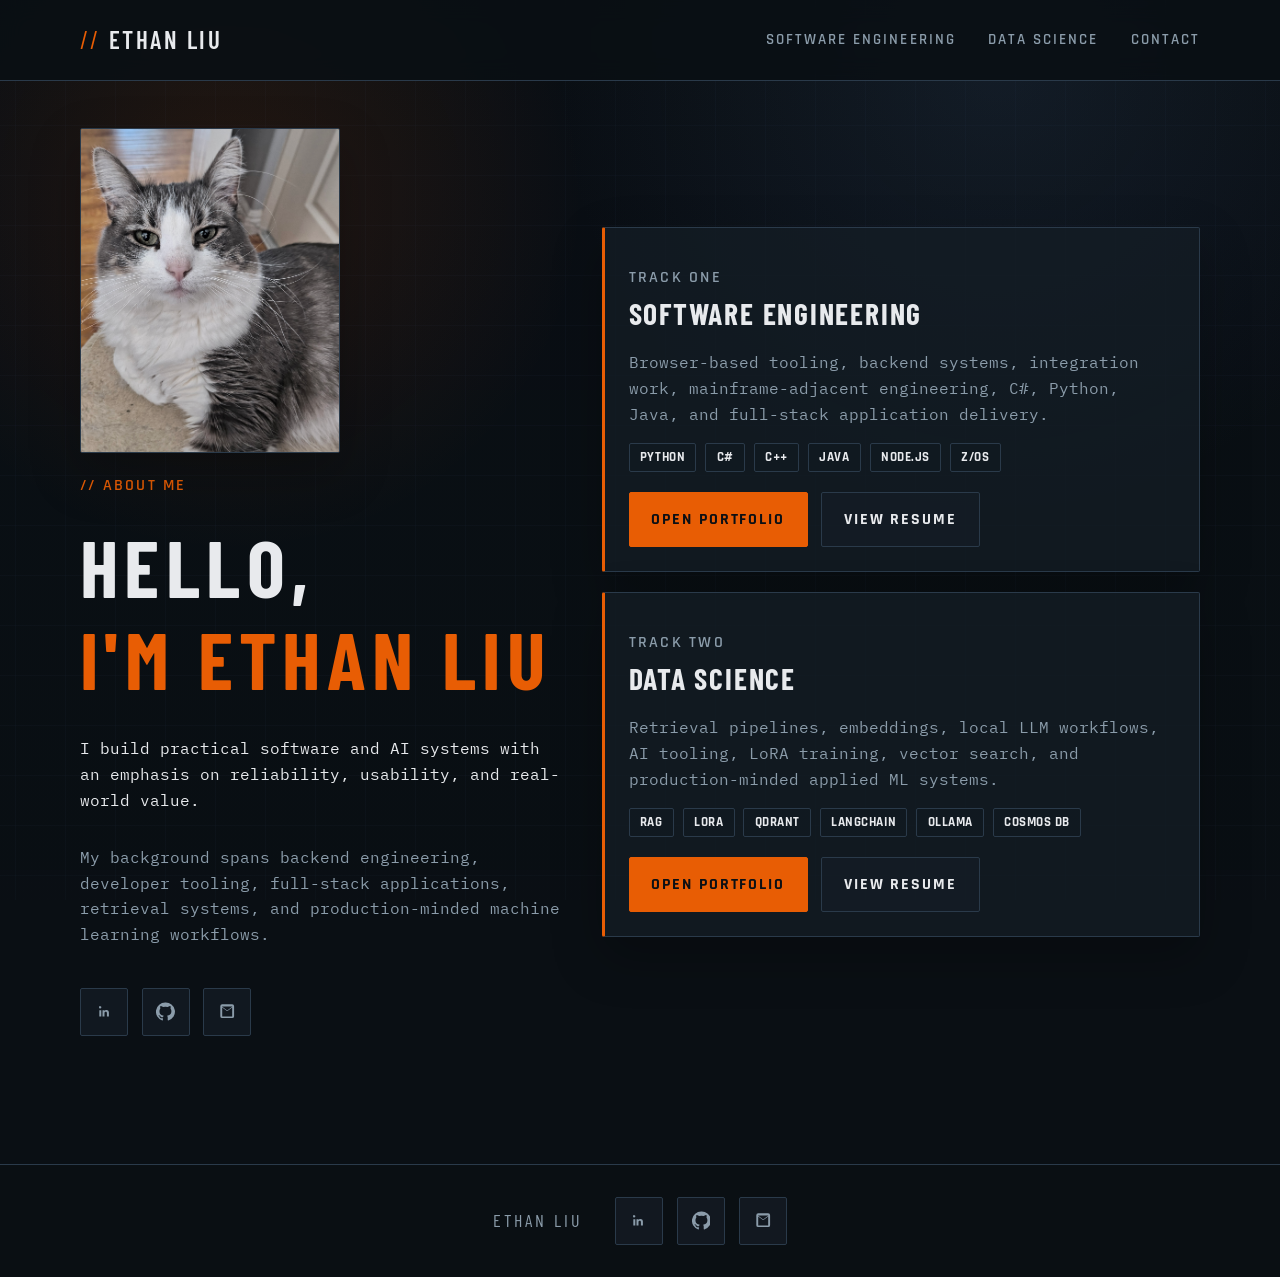
<file: index.html>
<!DOCTYPE html>
<html lang="en">

<head>
  <meta charset="utf-8">
  <meta name="viewport" content="width=device-width, initial-scale=1">
  <meta http-equiv="X-UA-Compatible" content="IE=edge">
  <title>Ethan Liu | Portfolio Gateway</title>
  <meta name="description"
    content="Choose between Ethan Liu's software engineering portfolio and data science portfolio.">
  <meta name="author" content="Ethan Liu">
  <meta name="robots" content="index, follow">

  <meta property="og:locale" content="en_US">
  <meta property="og:type" content="website">
  <meta property="og:title" content="Ethan Liu | Portfolio Gateway">
  <meta property="og:description"
    content="Choose between Ethan Liu's software engineering portfolio and data science portfolio.">
  <meta property="og:url" content="https://ethanliu.dev/">
  <meta property="og:site_name" content="Ethan Liu">
  <meta property="og:image" content="https://ethanliu.dev/examples/preview.JPG">

  <meta name="twitter:card" content="summary_large_image">
  <meta name="twitter:title" content="Ethan Liu | Portfolio Gateway">
  <meta name="twitter:description"
    content="Choose between Ethan Liu's software engineering portfolio and data science portfolio.">
  <meta name="twitter:image" content="https://ethanliu.dev/examples/preview.JPG">

  <link rel="preconnect" href="https://fonts.googleapis.com">
  <link rel="preconnect" href="https://fonts.gstatic.com" crossorigin>
  <link
    href="https://fonts.googleapis.com/css2?family=Barlow+Condensed:wght@400;600;700&family=IBM+Plex+Mono:wght@400;500&family=Rajdhani:wght@500;600;700&display=swap"
    rel="stylesheet">

  <link rel="apple-touch-icon" sizes="180x180" href="assets/img/favicon/apple-icon-180x180.png">
  <link rel="icon" type="image/png" sizes="32x32" href="assets/img/favicon/favicon-32x32.png">
  <link rel="icon" type="image/png" sizes="16x16" href="assets/img/favicon/favicon-16x16.png">
  <link rel="manifest" href="assets/img/favicon/manifest.json">
  <meta name="theme-color" content="#0a0f14">

  <link rel="stylesheet" href="assets/css/style.css">
</head>

<body>
  <div class="site-bg" aria-hidden="true"></div>

  <header class="nav-bar" data-nav>
    <div class="top-bar section-shell">
      <a class="name-header" href="./" aria-label="Navigate to ethanliu.dev">Ethan Liu</a>
      <button class="hamburger" type="button" aria-label="Toggle navigation" aria-expanded="false" data-menu-toggle>
        <span></span>
        <span></span>
        <span></span>
      </button>
      <nav class="nav-header" data-menu>
        <a href="software-engineering/">Software Engineering</a>
        <a href="data-science/">Data Science</a>
        <a href="mailto:eliuusa@gmail.com">Contact</a>
      </nav>
    </div>
  </header>

  <main>
    <section id="home" class="hero gateway-hero">
      <div class="section-shell gateway-layout">
        <div class="gateway-copy reveal reveal-left">
          <div class="portrait-frame gateway-portrait">
            <img src="assets/img/passport-new.jpg" alt="Portrait of Ethan Liu">
          </div>
          <p class="eyebrow">// About Me</p>
          <h1>Hello,</h1>
          <h2>I'm Ethan Liu</h2>
          <p class="hero-subtitle">
            I build practical software and AI systems with an emphasis on reliability, usability, and real-world
            value.
          </p>
          <p class="hero-detail">
            My background spans backend engineering, developer tooling, full-stack applications, retrieval systems,
            and production-minded machine learning workflows.
          </p>
          <div class="social-links">
            <a href="https://www.linkedin.com/in/ethan-liu-/" target="_blank" rel="noreferrer"
              aria-label="Visit Ethan Liu on LinkedIn">
              <svg viewBox="0 0 24 24" aria-hidden="true">
                <path
                  d="M6.94 8.5A1.56 1.56 0 1 1 6.94 5.4a1.56 1.56 0 0 1 0 3.1Zm1.3 2.16H5.64V19h2.6v-8.34Zm4.14 0H9.8V19h2.58v-4.39c0-2.45 3.17-2.65 3.17 0V19h2.6v-5.28c0-4.11-4.7-3.96-5.77-1.94v-1.12Z" />
              </svg>
            </a>
            <a href="https://github.com/WebForks/" target="_blank" rel="noreferrer"
              aria-label="Visit Ethan Liu on GitHub">
              <svg viewBox="0 0 24 24" aria-hidden="true">
                <path
                  d="M12 .7a12 12 0 0 0-3.8 23.4c.6.1.8-.3.8-.6v-2.3c-3.3.7-4-1.4-4-1.4-.6-1.3-1.3-1.7-1.3-1.7-1.1-.7.1-.7.1-.7 1.2.1 1.9 1.2 1.9 1.2 1.1 1.9 2.9 1.3 3.6 1 .1-.8.4-1.3.8-1.7-2.7-.3-5.6-1.4-5.6-6.1 0-1.3.5-2.4 1.2-3.3-.1-.3-.5-1.6.1-3.2 0 0 1-.3 3.4 1.2a11.6 11.6 0 0 1 6.2 0c2.4-1.5 3.4-1.2 3.4-1.2.6 1.6.2 2.9.1 3.2.8.9 1.2 2 1.2 3.3 0 4.7-2.8 5.8-5.6 6.1.4.4.8 1.1.8 2.3v3.4c0 .3.2.7.8.6A12 12 0 0 0 12 .7Z" />
              </svg>
            </a>
            <a href="mailto:eliuusa@gmail.com" aria-label="Send Ethan Liu an email">
              <svg viewBox="0 0 24 24" aria-hidden="true">
                <path
                  d="M3 5.5A2.5 2.5 0 0 1 5.5 3h13A2.5 2.5 0 0 1 21 5.5v13a2.5 2.5 0 0 1-2.5 2.5h-13A2.5 2.5 0 0 1 3 18.5v-13Zm2.1.5L12 11.1 18.9 6H5.1Zm13.4 1.3-5.7 4.2a1.4 1.4 0 0 1-1.6 0L5.5 7.3v11.2c0 .3.2.5.5.5h12c.3 0 .5-.2.5-.5V7.3Z" />
              </svg>
            </a>
          </div>
        </div>

        <div class="gateway-options reveal reveal-right">
          <article class="gateway-card panel">
            <p class="section-kicker">Track One</p>
            <h3>Software Engineering</h3>
            <p>
              Browser-based tooling, backend systems, integration work, mainframe-adjacent engineering, C#, Python,
              Java, and full-stack application delivery.
            </p>
            <div class="gateway-stack">
              <span>Python</span>
              <span>C#</span>
              <span>C++</span>
              <span>Java</span>
              <span>Node.js</span>
              <span>z/OS</span>
            </div>
            <div class="gateway-actions">
              <a class="button-primary" href="software-engineering/">Open Portfolio</a>
              <a class="button-secondary" href="assets/files/SoftwareEngineering_EthanLiu_Resume.pdf" target="_blank"
                rel="noreferrer">View Resume</a>
            </div>
          </article>

          <article class="gateway-card panel">
            <p class="section-kicker">Track Two</p>
            <h3>Data Science</h3>
            <p>
              Retrieval pipelines, embeddings, local LLM workflows, AI tooling, LoRA training, vector search, and
              production-minded applied ML systems.
            </p>
            <div class="gateway-stack">
              <span>RAG</span>
              <span>LoRA</span>
              <span>Qdrant</span>
              <span>LangChain</span>
              <span>Ollama</span>
              <span>Cosmos DB</span>
            </div>
            <div class="gateway-actions">
              <a class="button-primary" href="data-science/">Open Portfolio</a>
              <a class="button-secondary" href="assets/files/DataScience_EthanLiu_Resume.pdf" target="_blank"
                rel="noreferrer">View Resume</a>
            </div>
          </article>
        </div>
      </div>
    </section>
  </main>

  <footer class="contact-footer">
    <div class="section-shell footer-content">
      <span class="footer-text">Ethan Liu</span>
      <div class="footer-links">
        <a href="https://www.linkedin.com/in/ethan-liu-/" target="_blank" rel="noreferrer" aria-label="LinkedIn">
          <svg viewBox="0 0 24 24" aria-hidden="true">
            <path
              d="M6.94 8.5A1.56 1.56 0 1 1 6.94 5.4a1.56 1.56 0 0 1 0 3.1Zm1.3 2.16H5.64V19h2.6v-8.34Zm4.14 0H9.8V19h2.58v-4.39c0-2.45 3.17-2.65 3.17 0V19h2.6v-5.28c0-4.11-4.7-3.96-5.77-1.94v-1.12Z" />
          </svg>
        </a>
        <a href="https://github.com/WebForks/" target="_blank" rel="noreferrer" aria-label="GitHub">
          <svg viewBox="0 0 24 24" aria-hidden="true">
            <path
              d="M12 .7a12 12 0 0 0-3.8 23.4c.6.1.8-.3.8-.6v-2.3c-3.3.7-4-1.4-4-1.4-.6-1.3-1.3-1.7-1.3-1.7-1.1-.7.1-.7.1-.7 1.2.1 1.9 1.2 1.9 1.2 1.1 1.9 2.9 1.3 3.6 1 .1-.8.4-1.3.8-1.7-2.7-.3-5.6-1.4-5.6-6.1 0-1.3.5-2.4 1.2-3.3-.1-.3-.5-1.6.1-3.2 0 0 1-.3 3.4 1.2a11.6 11.6 0 0 1 6.2 0c2.4-1.5 3.4-1.2 3.4-1.2.6 1.6.2 2.9.1 3.2.8.9 1.2 2 1.2 3.3 0 4.7-2.8 5.8-5.6 6.1.4.4.8 1.1.8 2.3v3.4c0 .3.2.7.8.6A12 12 0 0 0 12 .7Z" />
          </svg>
        </a>
        <a href="mailto:eliuusa@gmail.com" aria-label="Email">
          <svg viewBox="0 0 24 24" aria-hidden="true">
            <path
              d="M3 5.5A2.5 2.5 0 0 1 5.5 3h13A2.5 2.5 0 0 1 21 5.5v13a2.5 2.5 0 0 1-2.5 2.5h-13A2.5 2.5 0 0 1 3 18.5v-13Zm2.1.5L12 11.1 18.9 6H5.1Zm13.4 1.3-5.7 4.2a1.4 1.4 0 0 1-1.6 0L5.5 7.3v11.2c0 .3.2.5.5.5h12c.3 0 .5-.2.5-.5V7.3Z" />
          </svg>
        </a>
      </div>
    </div>
  </footer>

  <script src="assets/js/main.js"></script>
</body>

</html>
</file>
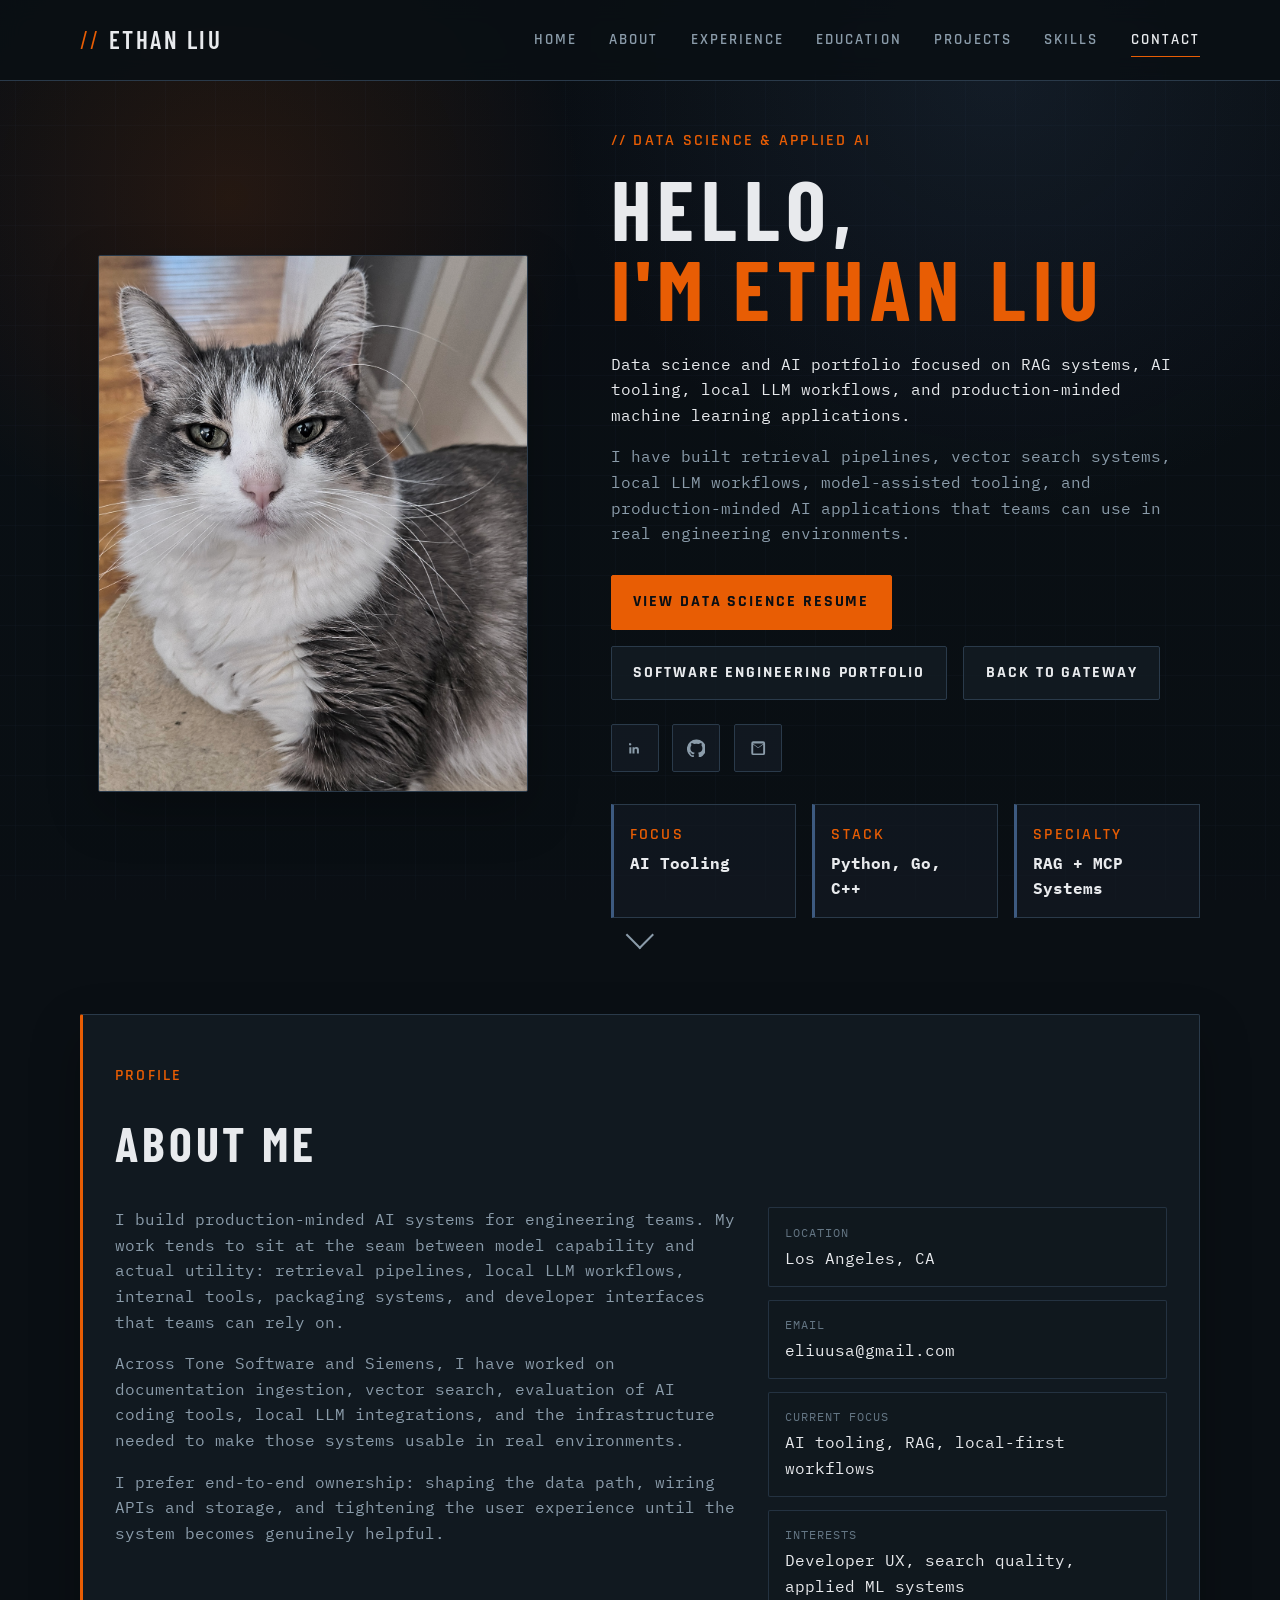
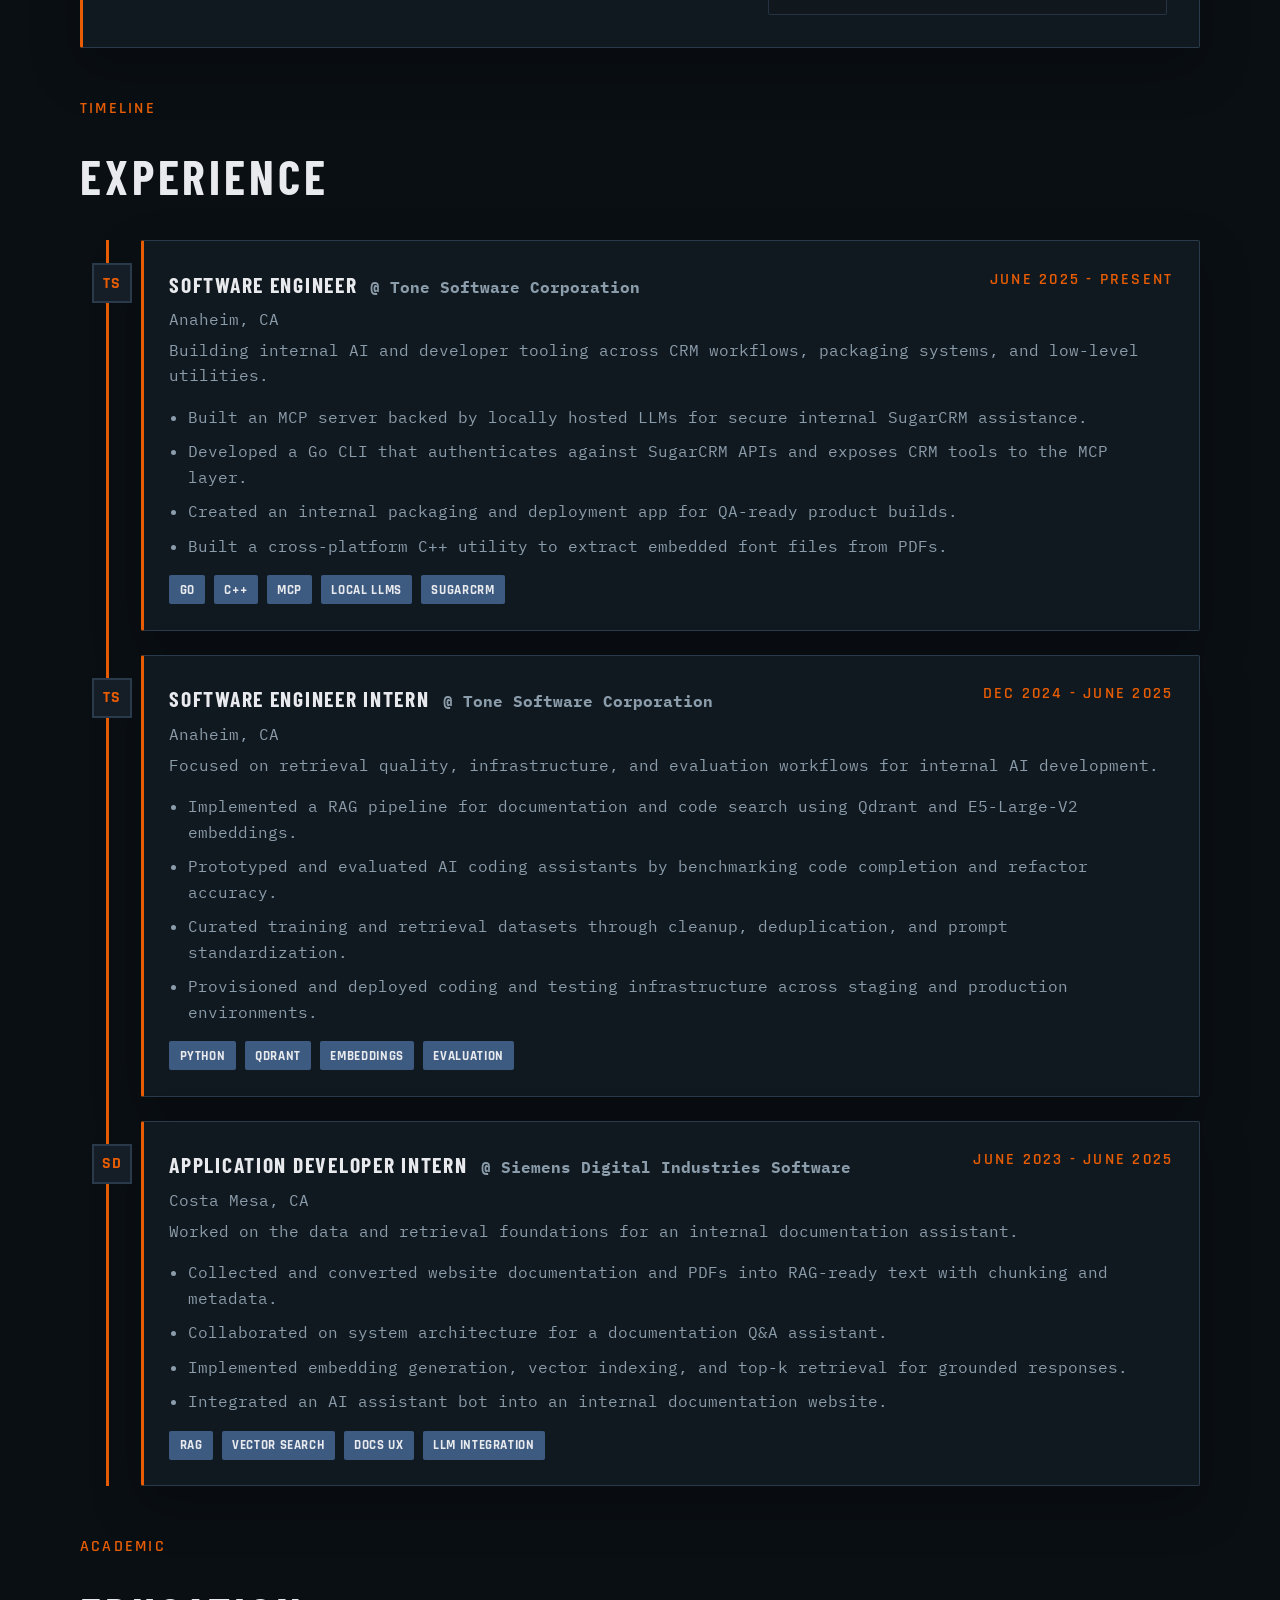
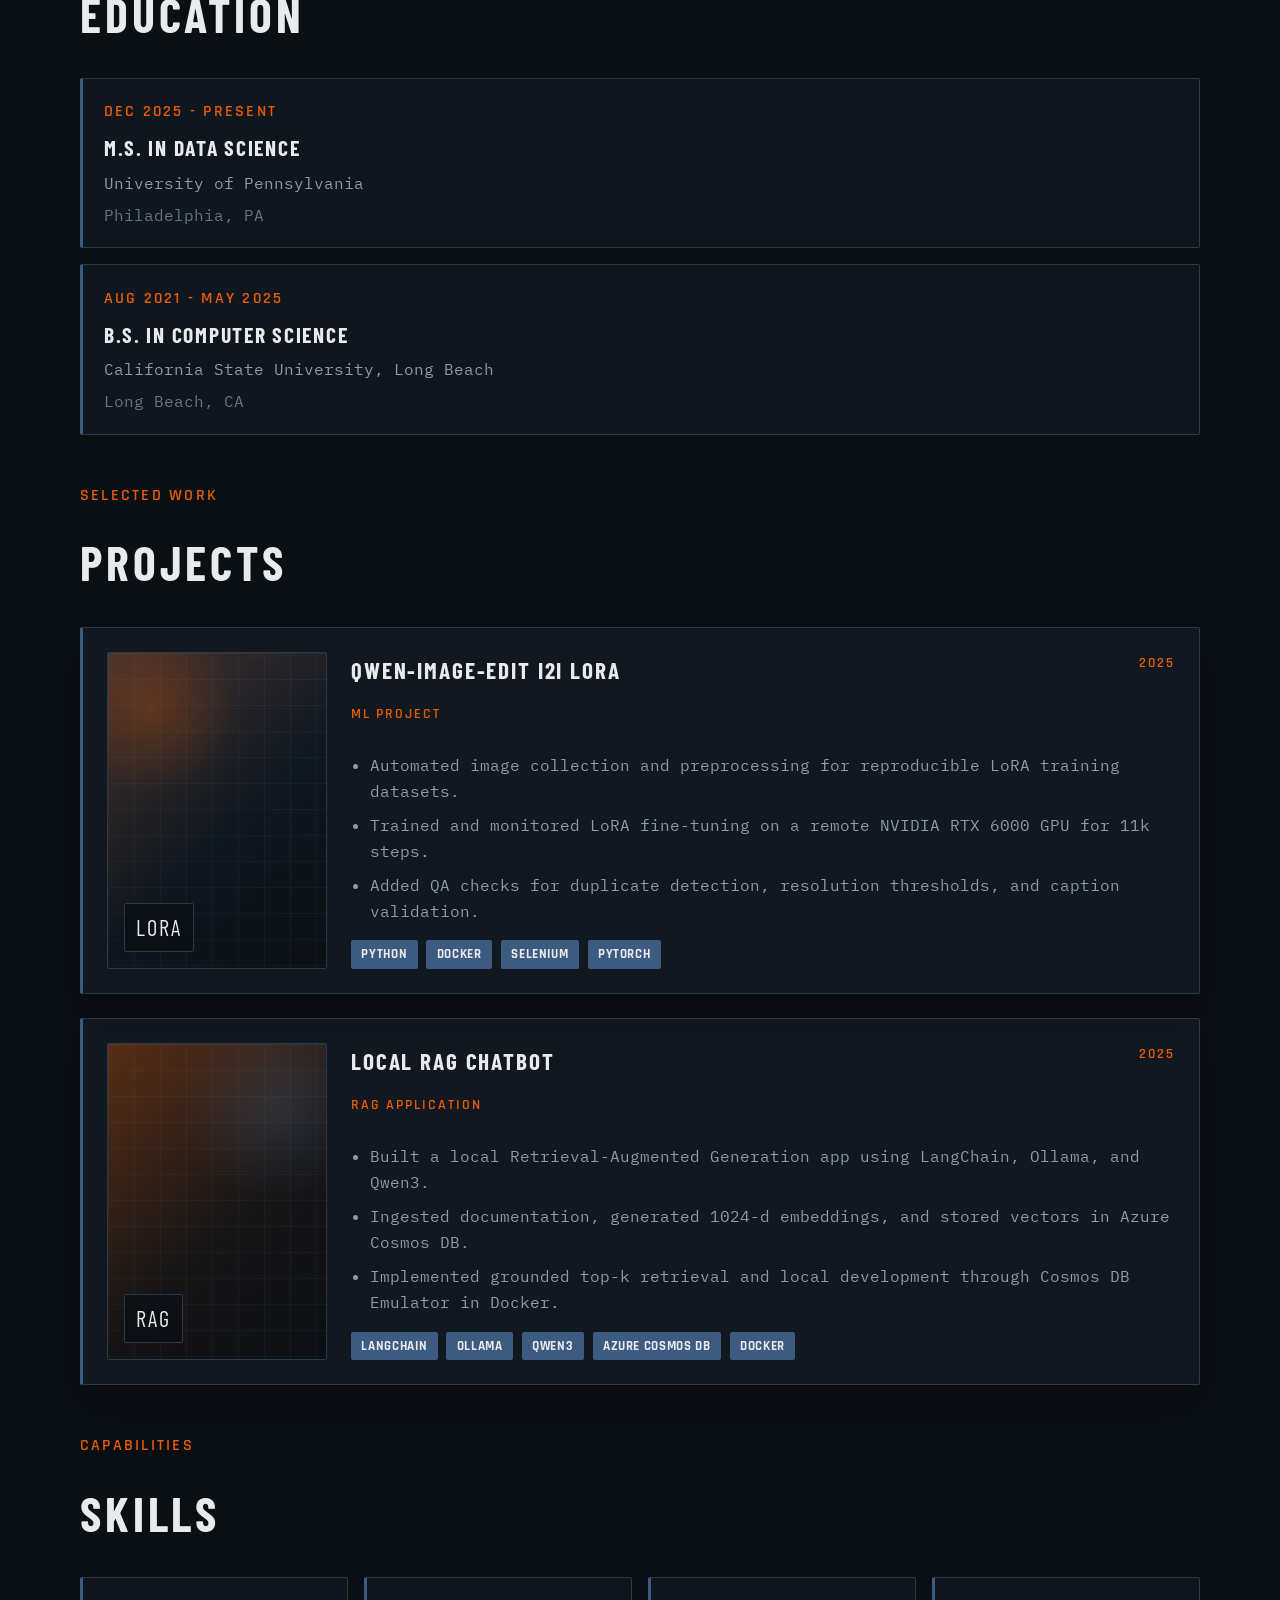
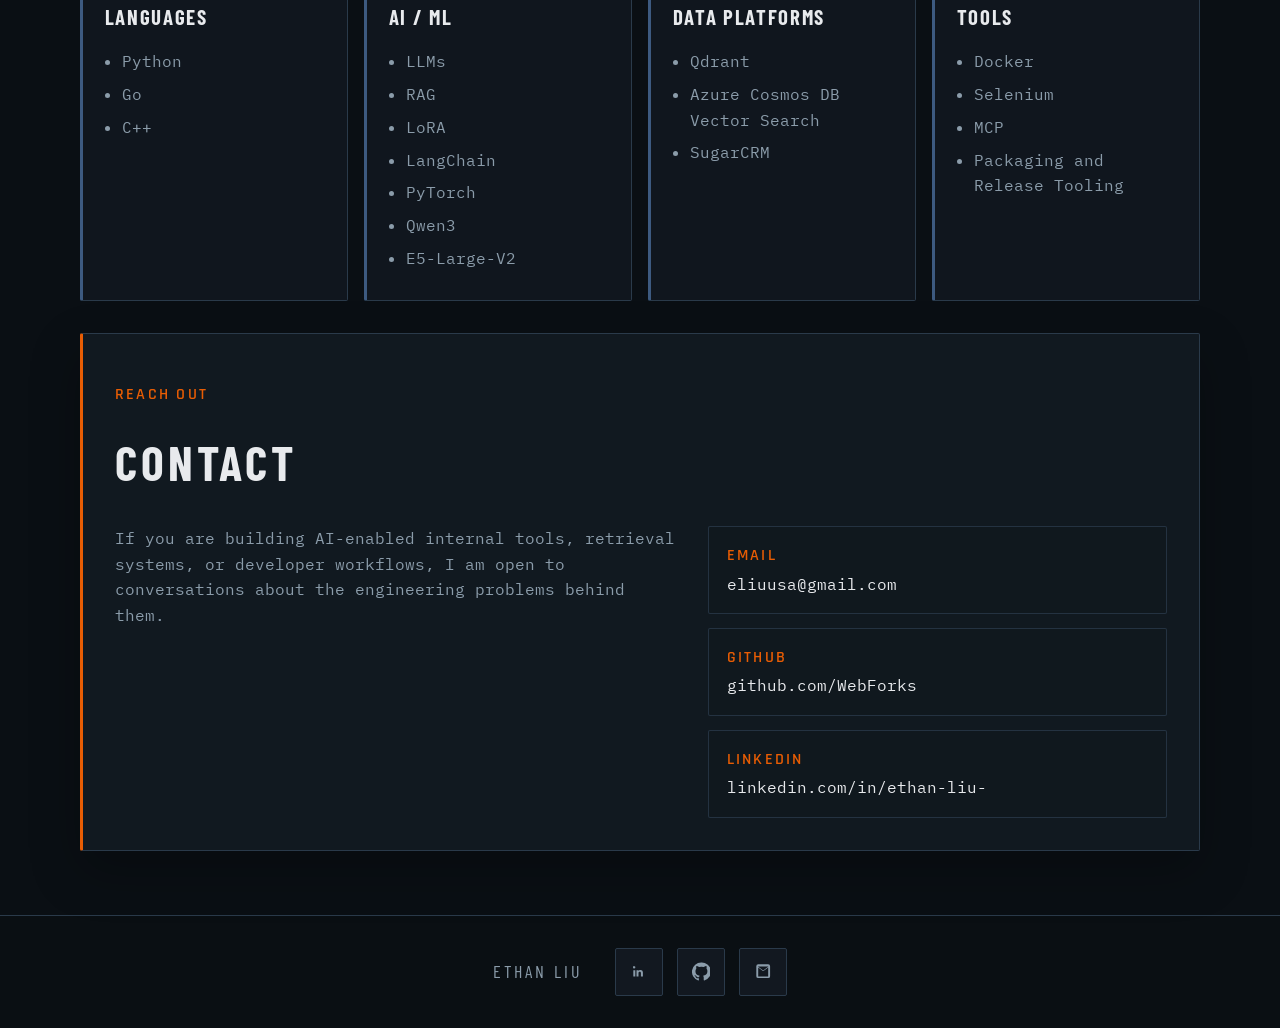
<file: data-science/index.html>
<!DOCTYPE html>
<html lang="en">

<head>
  <meta charset="utf-8">
  <meta name="viewport" content="width=device-width, initial-scale=1">
  <meta http-equiv="X-UA-Compatible" content="IE=edge">
  <title>Ethan Liu | Data Science Portfolio</title>
  <meta name="description"
    content="Data science and applied AI portfolio for Ethan Liu, focused on RAG systems, AI tooling, and data-driven applications.">
  <meta name="author" content="Ethan Liu">
  <meta name="robots" content="index, follow">

  <meta property="og:locale" content="en_US">
  <meta property="og:type" content="website">
  <meta property="og:title" content="Ethan Liu | Data Science Portfolio">
  <meta property="og:description"
    content="Data science and applied AI portfolio for Ethan Liu, focused on RAG systems, AI tooling, and data-driven applications.">
  <meta property="og:url" content="https://ethanliu.dev/data-science/">
  <meta property="og:site_name" content="Ethan Liu">
  <meta property="og:image" content="https://ethanliu.dev/examples/preview.JPG">

  <meta name="twitter:card" content="summary_large_image">
  <meta name="twitter:title" content="Ethan Liu | Data Science Portfolio">
  <meta name="twitter:description"
    content="Data science and applied AI portfolio for Ethan Liu, focused on RAG systems, AI tooling, and data-driven applications.">
  <meta name="twitter:image" content="https://ethanliu.dev/examples/preview.JPG">

  <link rel="preconnect" href="https://fonts.googleapis.com">
  <link rel="preconnect" href="https://fonts.gstatic.com" crossorigin>
  <link
    href="https://fonts.googleapis.com/css2?family=Barlow+Condensed:wght@400;600;700&family=IBM+Plex+Mono:wght@400;500&family=Rajdhani:wght@500;600;700&display=swap"
    rel="stylesheet">

  <link rel="apple-touch-icon" sizes="180x180" href="../assets/img/favicon/apple-icon-180x180.png">
  <link rel="icon" type="image/png" sizes="32x32" href="../assets/img/favicon/favicon-32x32.png">
  <link rel="icon" type="image/png" sizes="16x16" href="../assets/img/favicon/favicon-16x16.png">
  <link rel="manifest" href="../assets/img/favicon/manifest.json">
  <meta name="theme-color" content="#0a0f14">

  <link rel="stylesheet" href="../assets/css/style.css">
</head>

<body>
  <div class="site-bg" aria-hidden="true"></div>

  <header class="nav-bar" data-nav>
    <div class="top-bar section-shell">
      <a class="name-header" href="../" aria-label="Navigate to ethanliu.dev">Ethan Liu</a>
      <button class="hamburger" type="button" aria-label="Toggle navigation" aria-expanded="false" data-menu-toggle>
        <span></span>
        <span></span>
        <span></span>
      </button>
      <nav class="nav-header" data-menu>
        <a href="#home">Home</a>
        <a href="#about">About</a>
        <a href="#experience">Experience</a>
        <a href="#education">Education</a>
        <a href="#projects">Projects</a>
        <a href="#skills">Skills</a>
        <a href="#contact">Contact</a>
      </nav>
    </div>
  </header>

  <main>
    <section id="home" class="hero">
      <div class="section-shell hero-grid">
        <div class="hero-visual reveal reveal-left">
          <div class="portrait-frame">
            <img src="../assets/img/passport-new.jpg" alt="Portrait of Ethan Liu">
          </div>
        </div>

        <div class="hero-copy">
          <p class="eyebrow reveal reveal-right">// Data Science &amp; Applied AI</p>
          <h1 class="reveal reveal-right reveal-delay-1">Hello,</h1>
          <h2 class="reveal reveal-right reveal-delay-2">I'm Ethan Liu</h2>
          <p class="hero-subtitle reveal reveal-right reveal-delay-3">
            Data science and AI portfolio focused on RAG systems, AI tooling, local LLM workflows, and
            production-minded machine learning applications.
          </p>
          <p class="hero-detail reveal reveal-right reveal-delay-4">
            I have built retrieval pipelines, vector search systems, local LLM workflows, model-assisted tooling, and
            production-minded AI applications that teams can use in real engineering environments.
          </p>

          <div class="hero-actions reveal reveal-right reveal-delay-4">
            <a class="button-primary" href="../assets/files/DataScience_EthanLiu_Resume.pdf" target="_blank"
              rel="noreferrer">View Data Science Resume</a>
            <a class="button-secondary" href="../software-engineering/">Software Engineering Portfolio</a>
            <a class="button-secondary" href="../">Back to Gateway</a>
          </div>

          <div class="social-links reveal reveal-right reveal-delay-4">
            <a href="https://www.linkedin.com/in/ethan-liu-/" target="_blank" rel="noreferrer"
              aria-label="Visit Ethan Liu on LinkedIn">
              <svg viewBox="0 0 24 24" aria-hidden="true">
                <path
                  d="M6.94 8.5A1.56 1.56 0 1 1 6.94 5.4a1.56 1.56 0 0 1 0 3.1Zm1.3 2.16H5.64V19h2.6v-8.34Zm4.14 0H9.8V19h2.58v-4.39c0-2.45 3.17-2.65 3.17 0V19h2.6v-5.28c0-4.11-4.7-3.96-5.77-1.94v-1.12Z" />
              </svg>
            </a>
            <a href="https://github.com/WebForks/" target="_blank" rel="noreferrer"
              aria-label="Visit Ethan Liu on GitHub">
              <svg viewBox="0 0 24 24" aria-hidden="true">
                <path
                  d="M12 .7a12 12 0 0 0-3.8 23.4c.6.1.8-.3.8-.6v-2.3c-3.3.7-4-1.4-4-1.4-.6-1.3-1.3-1.7-1.3-1.7-1.1-.7.1-.7.1-.7 1.2.1 1.9 1.2 1.9 1.2 1.1 1.9 2.9 1.3 3.6 1 .1-.8.4-1.3.8-1.7-2.7-.3-5.6-1.4-5.6-6.1 0-1.3.5-2.4 1.2-3.3-.1-.3-.5-1.6.1-3.2 0 0 1-.3 3.4 1.2a11.6 11.6 0 0 1 6.2 0c2.4-1.5 3.4-1.2 3.4-1.2.6 1.6.2 2.9.1 3.2.8.9 1.2 2 1.2 3.3 0 4.7-2.8 5.8-5.6 6.1.4.4.8 1.1.8 2.3v3.4c0 .3.2.7.8.6A12 12 0 0 0 12 .7Z" />
              </svg>
            </a>
            <a href="mailto:eliuusa@gmail.com" aria-label="Send Ethan Liu an email">
              <svg viewBox="0 0 24 24" aria-hidden="true">
                <path
                  d="M3 5.5A2.5 2.5 0 0 1 5.5 3h13A2.5 2.5 0 0 1 21 5.5v13a2.5 2.5 0 0 1-2.5 2.5h-13A2.5 2.5 0 0 1 3 18.5v-13Zm2.1.5L12 11.1 18.9 6H5.1Zm13.4 1.3-5.7 4.2a1.4 1.4 0 0 1-1.6 0L5.5 7.3v11.2c0 .3.2.5.5.5h12c.3 0 .5-.2.5-.5V7.3Z" />
              </svg>
            </a>
          </div>

          <div class="hero-snapshot reveal reveal-up reveal-delay-4">
            <div class="snapshot-card">
              <span class="snapshot-label">Focus</span>
              <strong>AI Tooling</strong>
            </div>
            <div class="snapshot-card">
              <span class="snapshot-label">Stack</span>
              <strong>Python, Go, C++</strong>
            </div>
            <div class="snapshot-card">
              <span class="snapshot-label">Specialty</span>
              <strong>RAG + MCP Systems</strong>
            </div>
          </div>
        </div>
      </div>

      <a class="scroll-indicator" href="#about" aria-label="Scroll to the about section">
        <span></span>
      </a>
    </section>

    <section id="about" class="section-block">
      <div class="section-shell">
        <div class="panel about-panel reveal reveal-up">
          <div class="section-heading-wrap">
            <p class="section-kicker">Profile</p>
            <h2 class="section-heading">About Me</h2>
          </div>
          <div class="about-grid">
            <div class="about-copy">
              <p>
                I build production-minded AI systems for engineering teams. My work tends to sit at the seam between
                model capability and actual utility: retrieval pipelines, local LLM workflows, internal tools,
                packaging systems, and developer interfaces that teams can rely on.
              </p>
              <p>
                Across Tone Software and Siemens, I have worked on documentation ingestion, vector search, evaluation
                of AI coding tools, local LLM integrations, and the infrastructure needed to make those systems usable
                in real environments.
              </p>
              <p>
                I prefer end-to-end ownership: shaping the data path, wiring APIs and storage, and tightening the user
                experience until the system becomes genuinely helpful.
              </p>
            </div>

            <div class="about-list">
              <div class="detail-row">
                <span class="detail-label">Location</span>
                <span class="detail-value">Los Angeles, CA</span>
              </div>
              <div class="detail-row">
                <span class="detail-label">Email</span>
                <a class="detail-value" href="mailto:eliuusa@gmail.com">eliuusa@gmail.com</a>
              </div>
              <div class="detail-row">
                <span class="detail-label">Current Focus</span>
                <span class="detail-value">AI tooling, RAG, local-first workflows</span>
              </div>
              <div class="detail-row">
                <span class="detail-label">Interests</span>
                <span class="detail-value">Developer UX, search quality, applied ML systems</span>
              </div>
            </div>
          </div>
        </div>
      </div>
    </section>

    <section id="experience" class="section-block">
      <div class="section-shell">
        <div class="section-heading-wrap reveal reveal-up">
          <p class="section-kicker">Timeline</p>
          <h2 class="section-heading">Experience</h2>
        </div>

        <div class="timeline reveal reveal-up">
          <article class="timeline-entry panel">
            <div class="timeline-marker">TS</div>
            <div class="timeline-content">
              <div class="entry-header">
                <div>
                  <h3>Software Engineer <span class="entry-company">@ Tone Software Corporation</span></h3>
                  <p class="entry-meta">Anaheim, CA</p>
                </div>
                <span class="entry-date">June 2025 - Present</span>
              </div>
              <p class="entry-summary">
                Building internal AI and developer tooling across CRM workflows, packaging systems, and low-level
                utilities.
              </p>
              <ul class="entry-list">
                <li>Built an MCP server backed by locally hosted LLMs for secure internal SugarCRM assistance.</li>
                <li>Developed a Go CLI that authenticates against SugarCRM APIs and exposes CRM tools to the MCP
                  layer.</li>
                <li>Created an internal packaging and deployment app for QA-ready product builds.</li>
                <li>Built a cross-platform C++ utility to extract embedded font files from PDFs.</li>
              </ul>
              <div class="pill-row">
                <span class="pill">Go</span>
                <span class="pill">C++</span>
                <span class="pill">MCP</span>
                <span class="pill">Local LLMs</span>
                <span class="pill">SugarCRM</span>
              </div>
            </div>
          </article>

          <article class="timeline-entry panel">
            <div class="timeline-marker">TS</div>
            <div class="timeline-content">
              <div class="entry-header">
                <div>
                  <h3>Software Engineer Intern <span class="entry-company">@ Tone Software Corporation</span></h3>
                  <p class="entry-meta">Anaheim, CA</p>
                </div>
                <span class="entry-date">Dec 2024 - June 2025</span>
              </div>
              <p class="entry-summary">
                Focused on retrieval quality, infrastructure, and evaluation workflows for internal AI development.
              </p>
              <ul class="entry-list">
                <li>Implemented a RAG pipeline for documentation and code search using Qdrant and E5-Large-V2
                  embeddings.</li>
                <li>Prototyped and evaluated AI coding assistants by benchmarking code completion and refactor
                  accuracy.</li>
                <li>Curated training and retrieval datasets through cleanup, deduplication, and prompt
                  standardization.</li>
                <li>Provisioned and deployed coding and testing infrastructure across staging and production
                  environments.</li>
              </ul>
              <div class="pill-row">
                <span class="pill">Python</span>
                <span class="pill">Qdrant</span>
                <span class="pill">Embeddings</span>
                <span class="pill">Evaluation</span>
              </div>
            </div>
          </article>

          <article class="timeline-entry panel">
            <div class="timeline-marker">SD</div>
            <div class="timeline-content">
              <div class="entry-header">
                <div>
                  <h3>Application Developer Intern <span class="entry-company">@ Siemens Digital Industries
                      Software</span></h3>
                  <p class="entry-meta">Costa Mesa, CA</p>
                </div>
                <span class="entry-date">June 2023 - June 2025</span>
              </div>
              <p class="entry-summary">
                Worked on the data and retrieval foundations for an internal documentation assistant.
              </p>
              <ul class="entry-list">
                <li>Collected and converted website documentation and PDFs into RAG-ready text with chunking and
                  metadata.</li>
                <li>Collaborated on system architecture for a documentation Q&amp;A assistant.</li>
                <li>Implemented embedding generation, vector indexing, and top-k retrieval for grounded responses.</li>
                <li>Integrated an AI assistant bot into an internal documentation website.</li>
              </ul>
              <div class="pill-row">
                <span class="pill">RAG</span>
                <span class="pill">Vector Search</span>
                <span class="pill">Docs UX</span>
                <span class="pill">LLM Integration</span>
              </div>
            </div>
          </article>
        </div>
      </div>
    </section>

    <section id="education" class="section-block">
      <div class="section-shell">
        <div class="section-heading-wrap reveal reveal-up">
          <p class="section-kicker">Academic</p>
          <h2 class="section-heading">Education</h2>
        </div>

        <div class="list-grid reveal reveal-up">
          <article class="list-card">
            <span class="list-date">Dec 2025 - Present</span>
            <h3>M.S. in Data Science</h3>
            <p>University of Pennsylvania</p>
            <span class="list-location">Philadelphia, PA</span>
          </article>
          <article class="list-card">
            <span class="list-date">Aug 2021 - May 2025</span>
            <h3>B.S. in Computer Science</h3>
            <p>California State University, Long Beach</p>
            <span class="list-location">Long Beach, CA</span>
          </article>
        </div>
      </div>
    </section>

    <section id="projects" class="section-block">
      <div class="section-shell">
        <div class="section-heading-wrap reveal reveal-up">
          <p class="section-kicker">Selected Work</p>
          <h2 class="section-heading">Projects</h2>
        </div>

        <div class="project-list reveal reveal-up">
          <article class="project-card">
            <div class="project-thumb thumb-lora">
              <span>LoRA</span>
            </div>
            <div class="project-body">
              <div class="project-head">
                <div>
                  <h3>Qwen-Image-Edit I2I LoRA</h3>
                  <p class="project-type">ML Project</p>
                </div>
                <span class="project-date">2025</span>
              </div>
              <ul class="entry-list compact-list">
                <li>Automated image collection and preprocessing for reproducible LoRA training datasets.</li>
                <li>Trained and monitored LoRA fine-tuning on a remote NVIDIA RTX 6000 GPU for 11k steps.</li>
                <li>Added QA checks for duplicate detection, resolution thresholds, and caption validation.</li>
              </ul>
              <div class="pill-row">
                <span class="pill">Python</span>
                <span class="pill">Docker</span>
                <span class="pill">Selenium</span>
                <span class="pill">PyTorch</span>
              </div>
            </div>
          </article>

          <article class="project-card">
            <div class="project-thumb thumb-rag">
              <span>RAG</span>
            </div>
            <div class="project-body">
              <div class="project-head">
                <div>
                  <h3>Local RAG Chatbot</h3>
                  <p class="project-type">RAG Application</p>
                </div>
                <span class="project-date">2025</span>
              </div>
              <ul class="entry-list compact-list">
                <li>Built a local Retrieval-Augmented Generation app using LangChain, Ollama, and Qwen3.</li>
                <li>Ingested documentation, generated 1024-d embeddings, and stored vectors in Azure Cosmos DB.</li>
                <li>Implemented grounded top-k retrieval and local development through Cosmos DB Emulator in
                  Docker.</li>
              </ul>
              <div class="pill-row">
                <span class="pill">LangChain</span>
                <span class="pill">Ollama</span>
                <span class="pill">Qwen3</span>
                <span class="pill">Azure Cosmos DB</span>
                <span class="pill">Docker</span>
              </div>
            </div>
          </article>
        </div>
      </div>
    </section>

    <section id="skills" class="section-block">
      <div class="section-shell">
        <div class="section-heading-wrap reveal reveal-up">
          <p class="section-kicker">Capabilities</p>
          <h2 class="section-heading">Skills</h2>
        </div>

        <div class="skills-grid reveal reveal-up">
          <article class="skill-group">
            <h3>Languages</h3>
            <ul>
              <li>Python</li>
              <li>Go</li>
              <li>C++</li>
            </ul>
          </article>
          <article class="skill-group">
            <h3>AI / ML</h3>
            <ul>
              <li>LLMs</li>
              <li>RAG</li>
              <li>LoRA</li>
              <li>LangChain</li>
              <li>PyTorch</li>
              <li>Qwen3</li>
              <li>E5-Large-V2</li>
            </ul>
          </article>
          <article class="skill-group">
            <h3>Data Platforms</h3>
            <ul>
              <li>Qdrant</li>
              <li>Azure Cosmos DB Vector Search</li>
              <li>SugarCRM</li>
            </ul>
          </article>
          <article class="skill-group">
            <h3>Tools</h3>
            <ul>
              <li>Docker</li>
              <li>Selenium</li>
              <li>MCP</li>
              <li>Packaging and Release Tooling</li>
            </ul>
          </article>
        </div>
      </div>
    </section>

    <section id="contact" class="section-block">
      <div class="section-shell">
        <div class="panel contact-panel reveal reveal-up">
          <div class="section-heading-wrap">
            <p class="section-kicker">Reach Out</p>
            <h2 class="section-heading">Contact</h2>
          </div>

          <div class="contact-grid">
            <div>
              <p class="contact-copy">
                If you are building AI-enabled internal tools, retrieval systems, or developer workflows, I am open to
                conversations about the engineering problems behind them.
              </p>
            </div>

            <div class="contact-methods">
              <a class="contact-link" href="mailto:eliuusa@gmail.com">
                <span class="contact-label">Email</span>
                <span class="contact-value">eliuusa@gmail.com</span>
              </a>
              <a class="contact-link" href="https://github.com/WebForks" target="_blank" rel="noreferrer">
                <span class="contact-label">GitHub</span>
                <span class="contact-value">github.com/WebForks</span>
              </a>
              <a class="contact-link" href="https://linkedin.com/in/ethan-liu-" target="_blank" rel="noreferrer">
                <span class="contact-label">LinkedIn</span>
                <span class="contact-value">linkedin.com/in/ethan-liu-</span>
              </a>
            </div>
          </div>
        </div>
      </div>
    </section>
  </main>

  <footer class="contact-footer">
    <div class="section-shell footer-content">
      <span class="footer-text">Ethan Liu</span>
      <div class="footer-links">
        <a href="https://www.linkedin.com/in/ethan-liu-/" target="_blank" rel="noreferrer" aria-label="LinkedIn">
          <svg viewBox="0 0 24 24" aria-hidden="true">
            <path
              d="M6.94 8.5A1.56 1.56 0 1 1 6.94 5.4a1.56 1.56 0 0 1 0 3.1Zm1.3 2.16H5.64V19h2.6v-8.34Zm4.14 0H9.8V19h2.58v-4.39c0-2.45 3.17-2.65 3.17 0V19h2.6v-5.28c0-4.11-4.7-3.96-5.77-1.94v-1.12Z" />
          </svg>
        </a>
        <a href="https://github.com/WebForks/" target="_blank" rel="noreferrer" aria-label="GitHub">
          <svg viewBox="0 0 24 24" aria-hidden="true">
            <path
              d="M12 .7a12 12 0 0 0-3.8 23.4c.6.1.8-.3.8-.6v-2.3c-3.3.7-4-1.4-4-1.4-.6-1.3-1.3-1.7-1.3-1.7-1.1-.7.1-.7.1-.7 1.2.1 1.9 1.2 1.9 1.2 1.1 1.9 2.9 1.3 3.6 1 .1-.8.4-1.3.8-1.7-2.7-.3-5.6-1.4-5.6-6.1 0-1.3.5-2.4 1.2-3.3-.1-.3-.5-1.6.1-3.2 0 0 1-.3 3.4 1.2a11.6 11.6 0 0 1 6.2 0c2.4-1.5 3.4-1.2 3.4-1.2.6 1.6.2 2.9.1 3.2.8.9 1.2 2 1.2 3.3 0 4.7-2.8 5.8-5.6 6.1.4.4.8 1.1.8 2.3v3.4c0 .3.2.7.8.6A12 12 0 0 0 12 .7Z" />
          </svg>
        </a>
        <a href="mailto:eliuusa@gmail.com" aria-label="Email">
          <svg viewBox="0 0 24 24" aria-hidden="true">
            <path
              d="M3 5.5A2.5 2.5 0 0 1 5.5 3h13A2.5 2.5 0 0 1 21 5.5v13a2.5 2.5 0 0 1-2.5 2.5h-13A2.5 2.5 0 0 1 3 18.5v-13Zm2.1.5L12 11.1 18.9 6H5.1Zm13.4 1.3-5.7 4.2a1.4 1.4 0 0 1-1.6 0L5.5 7.3v11.2c0 .3.2.5.5.5h12c.3 0 .5-.2.5-.5V7.3Z" />
          </svg>
        </a>
      </div>
    </div>
  </footer>

  <script src="../assets/js/main.js"></script>
</body>

</html>
</file>
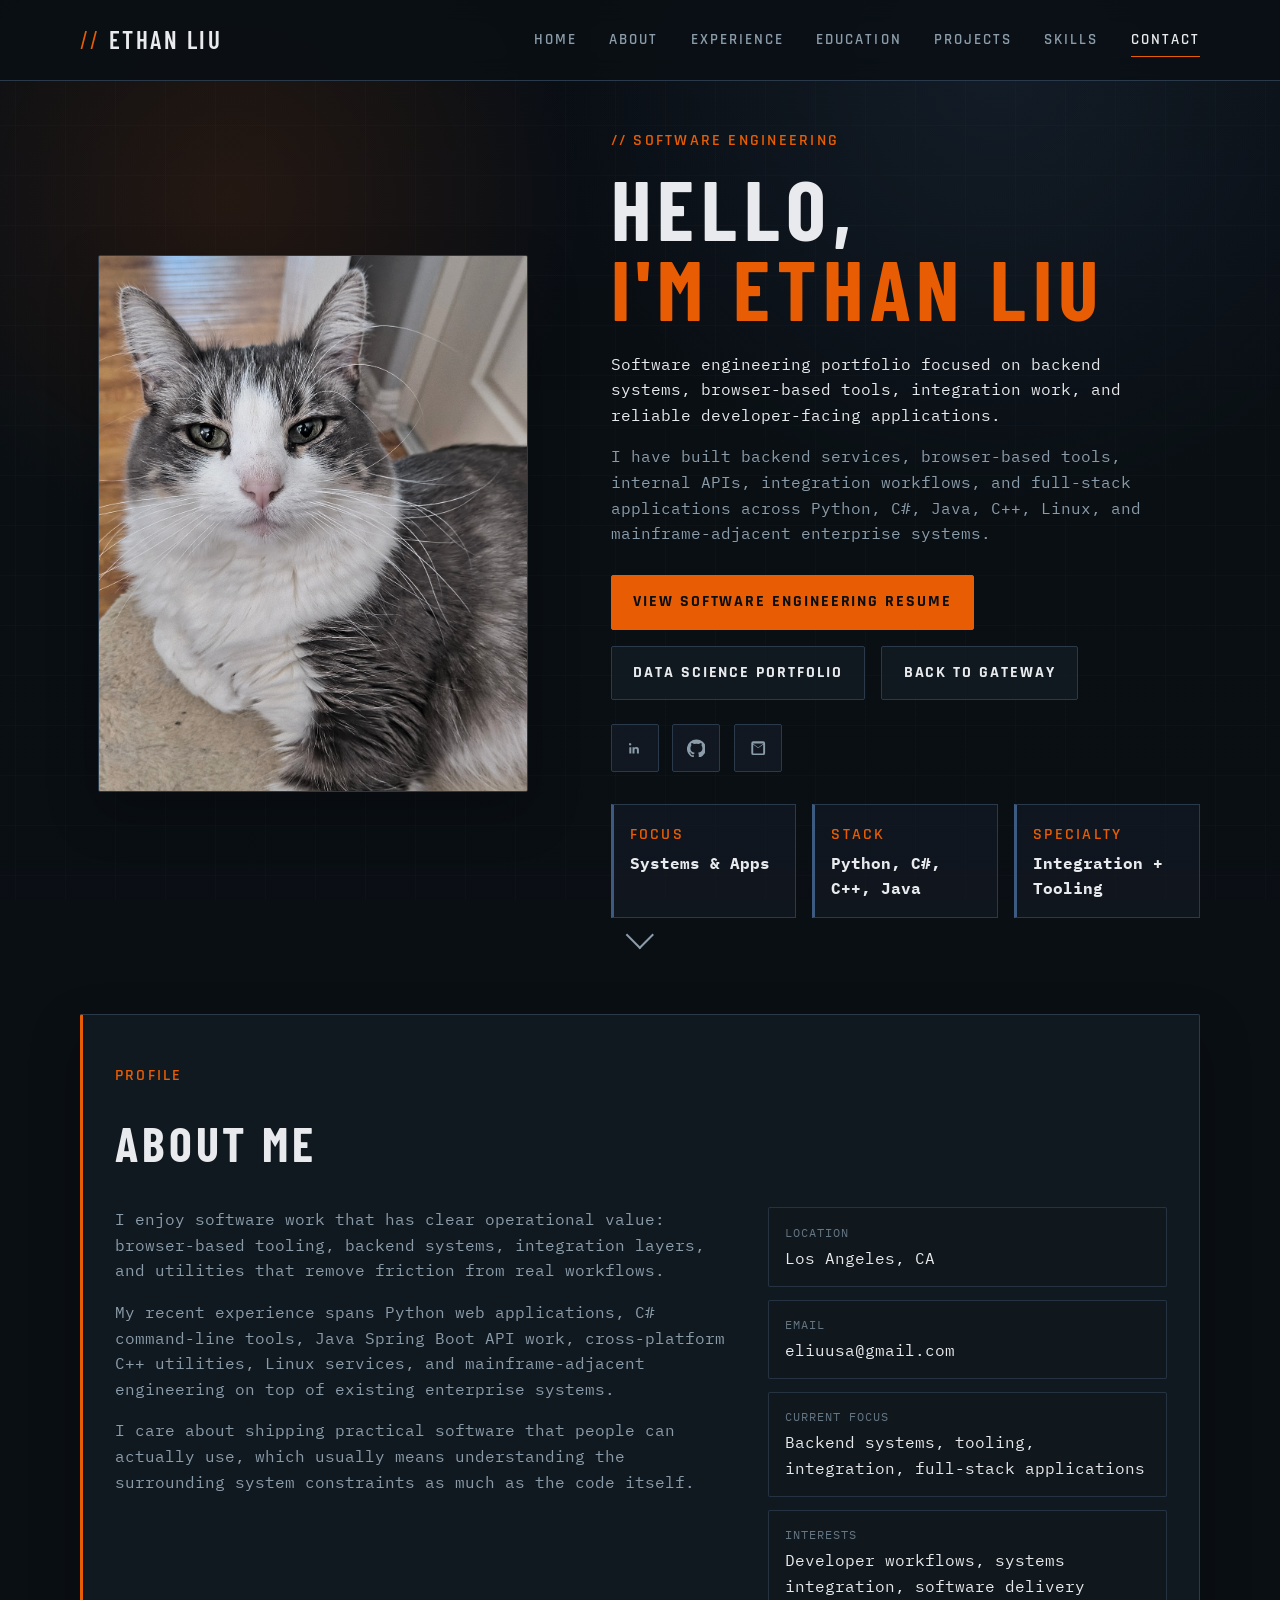
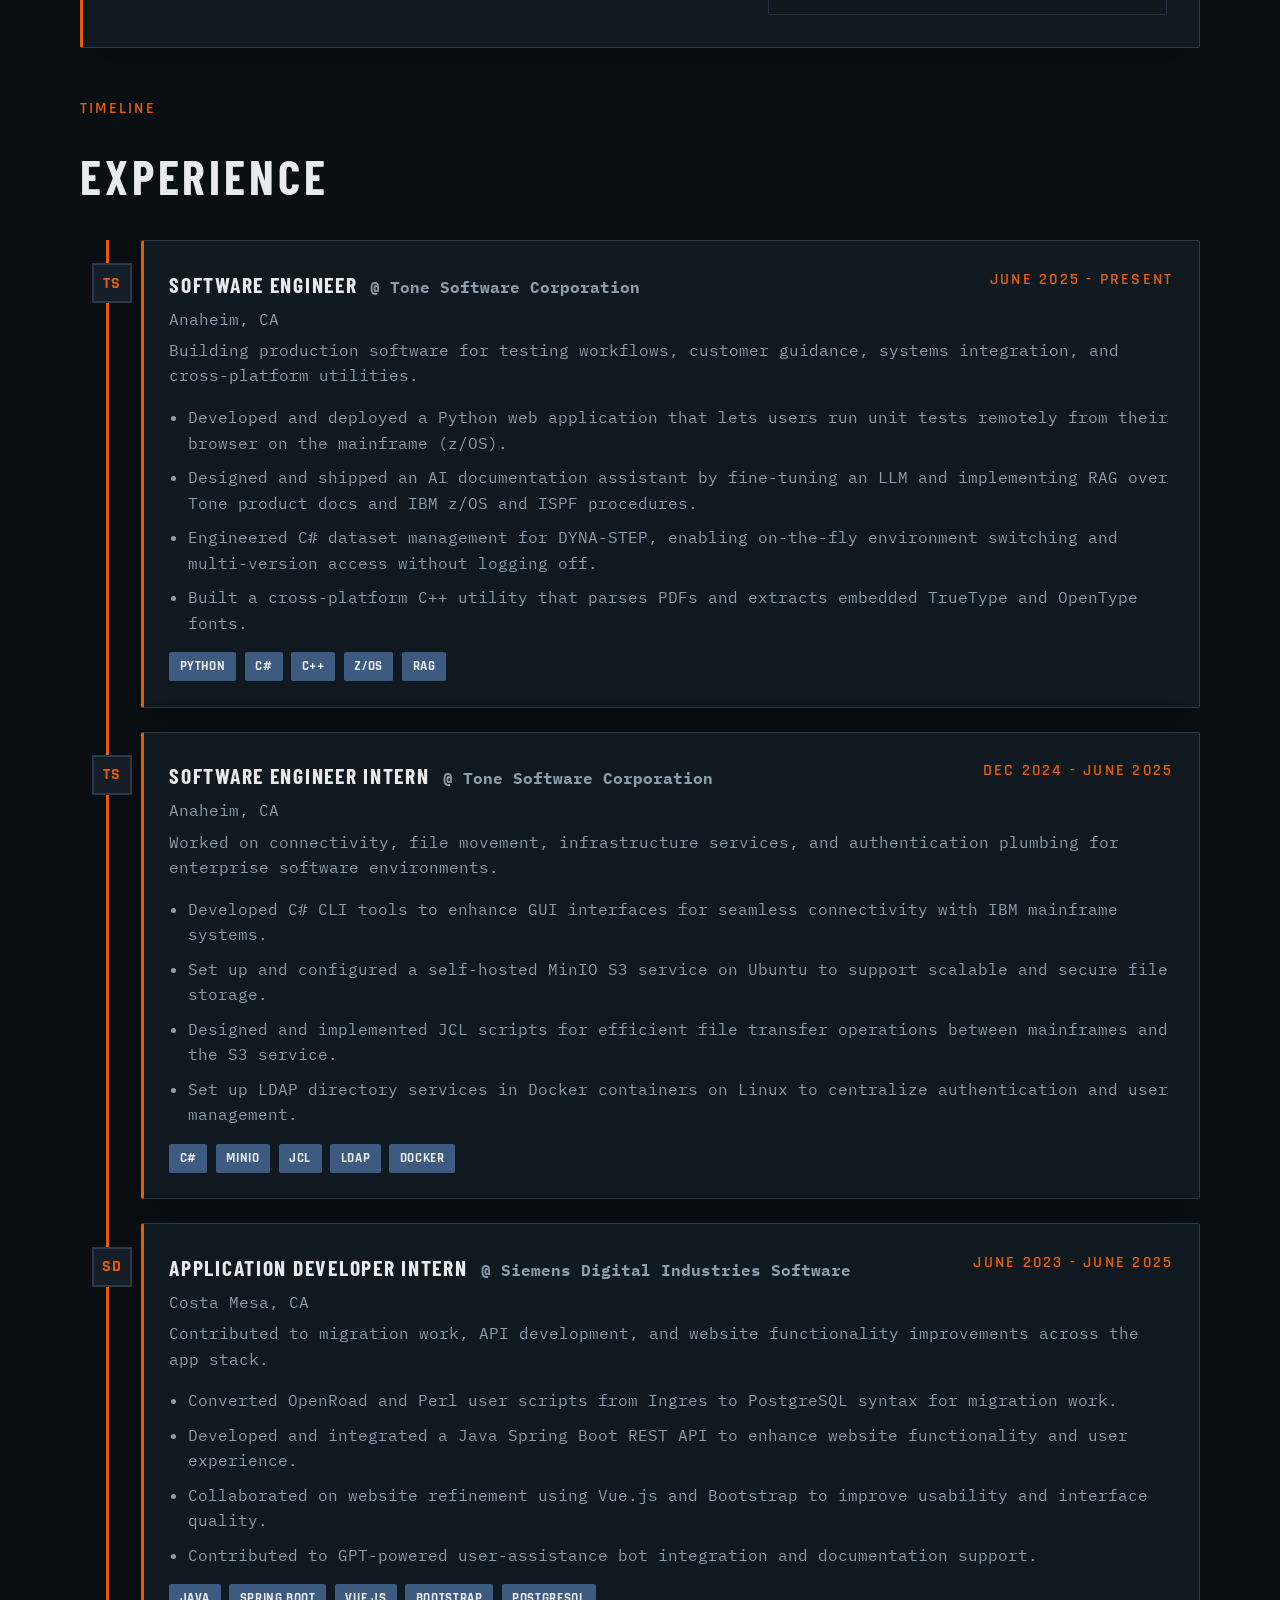
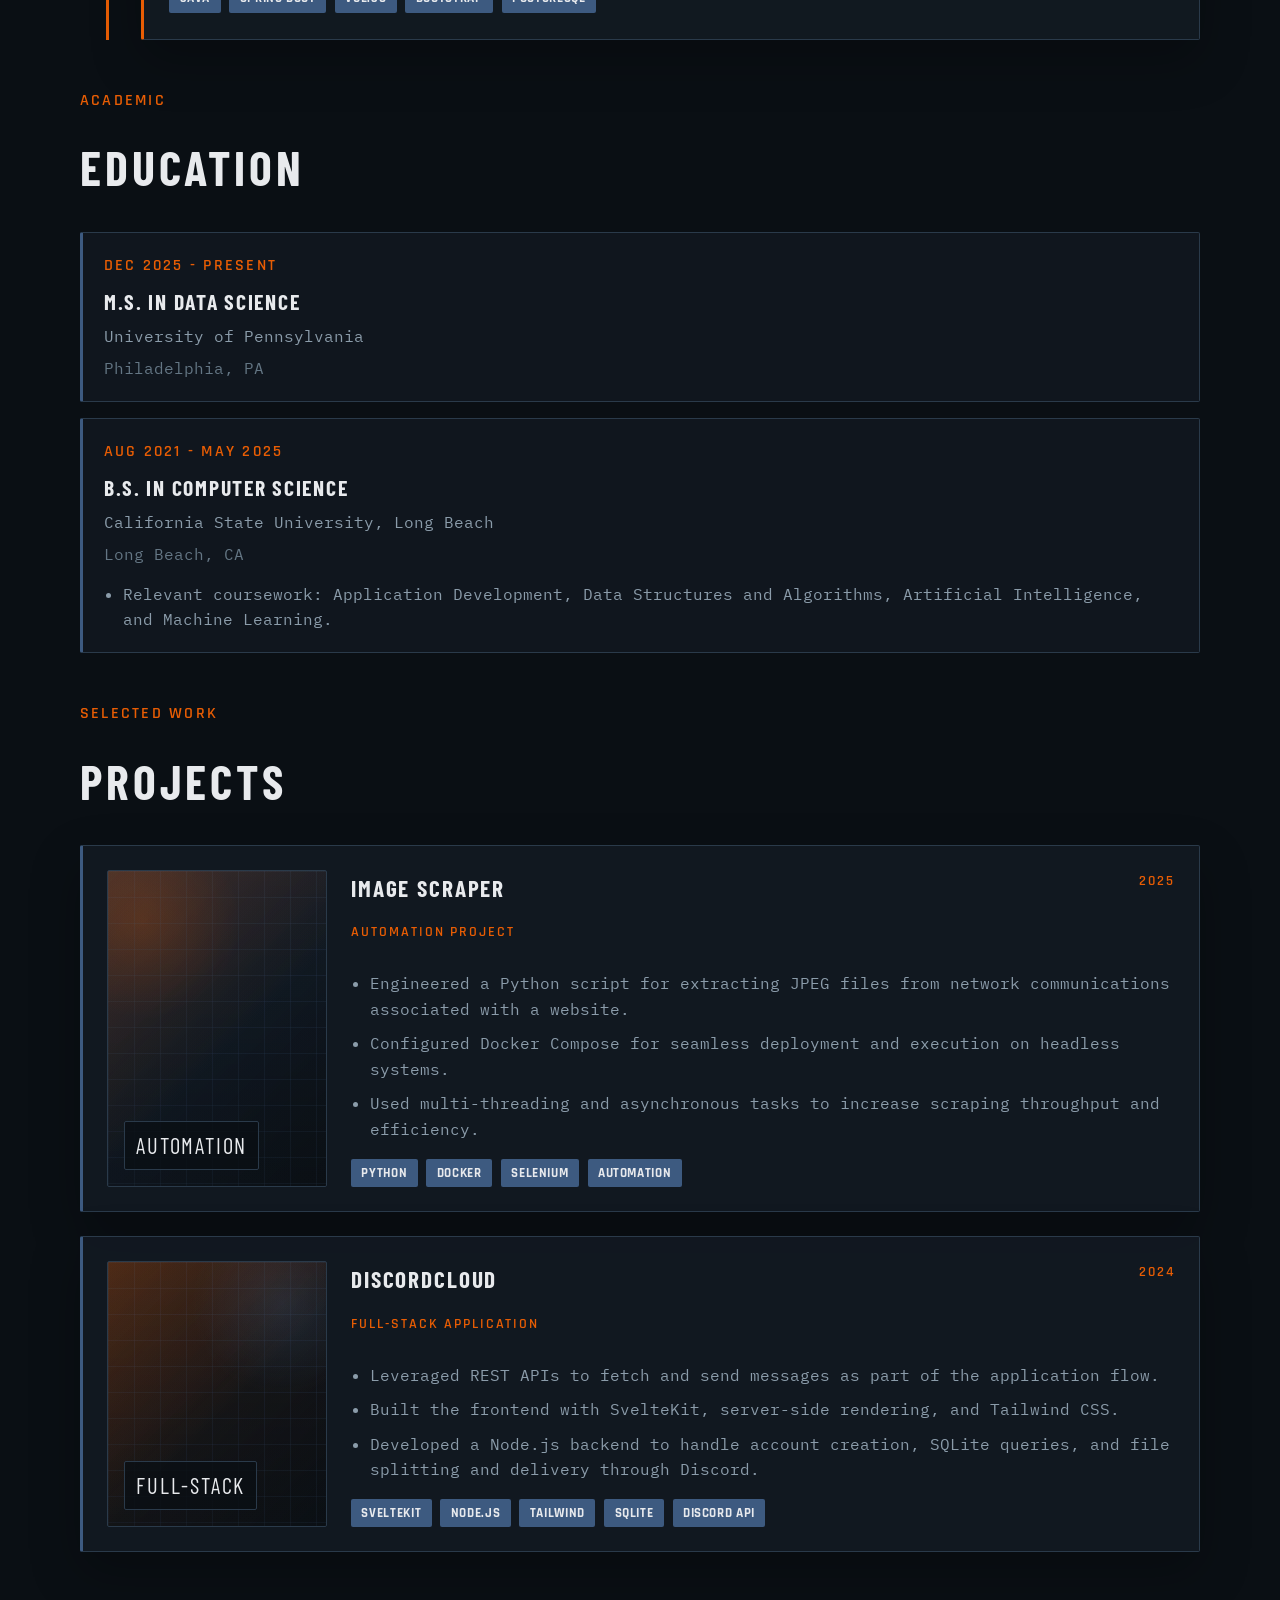
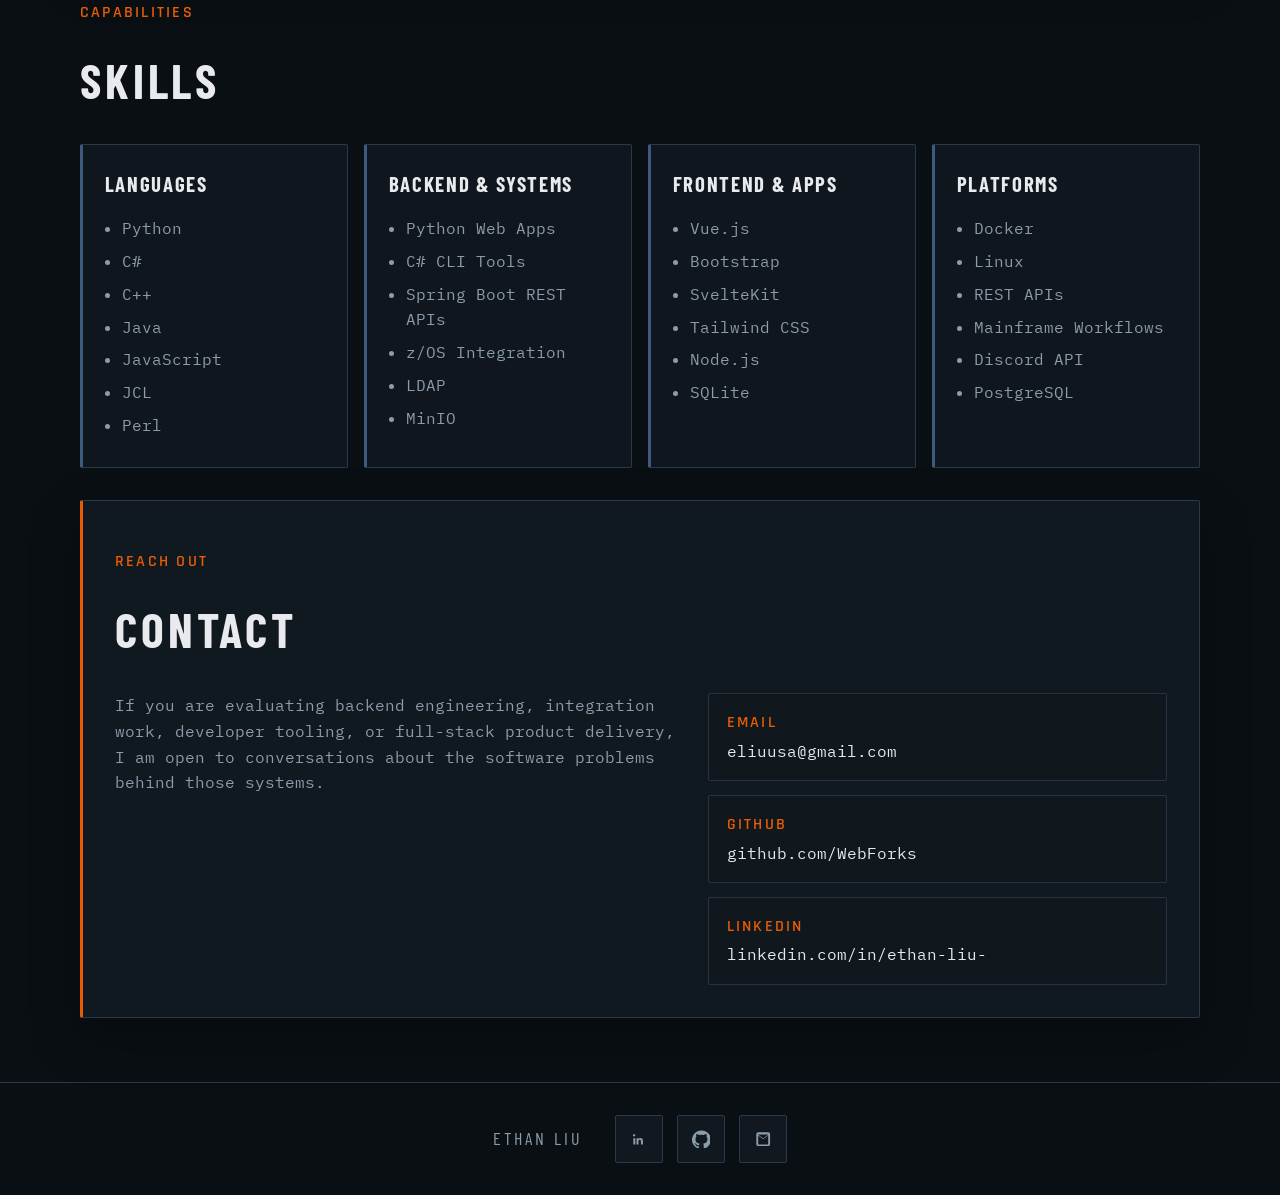
<file: software-engineering/index.html>
<!DOCTYPE html>
<html lang="en">

<head>
  <meta charset="utf-8">
  <meta name="viewport" content="width=device-width, initial-scale=1">
  <meta http-equiv="X-UA-Compatible" content="IE=edge">
  <title>Ethan Liu | Software Engineering Portfolio</title>
  <meta name="description"
    content="Software engineering portfolio for Ethan Liu, focused on backend systems, web applications, integration work, and developer tooling.">
  <meta name="author" content="Ethan Liu">
  <meta name="robots" content="index, follow">

  <meta property="og:locale" content="en_US">
  <meta property="og:type" content="website">
  <meta property="og:title" content="Ethan Liu | Software Engineering Portfolio">
  <meta property="og:description"
    content="Software engineering portfolio for Ethan Liu, focused on backend systems, web applications, integration work, and developer tooling.">
  <meta property="og:url" content="https://ethanliu.dev/software-engineering/">
  <meta property="og:site_name" content="Ethan Liu">
  <meta property="og:image" content="https://ethanliu.dev/examples/preview.JPG">

  <meta name="twitter:card" content="summary_large_image">
  <meta name="twitter:title" content="Ethan Liu | Software Engineering Portfolio">
  <meta name="twitter:description"
    content="Software engineering portfolio for Ethan Liu, focused on backend systems, web applications, integration work, and developer tooling.">
  <meta name="twitter:image" content="https://ethanliu.dev/examples/preview.JPG">

  <link rel="preconnect" href="https://fonts.googleapis.com">
  <link rel="preconnect" href="https://fonts.gstatic.com" crossorigin>
  <link
    href="https://fonts.googleapis.com/css2?family=Barlow+Condensed:wght@400;600;700&family=IBM+Plex+Mono:wght@400;500&family=Rajdhani:wght@500;600;700&display=swap"
    rel="stylesheet">

  <link rel="apple-touch-icon" sizes="180x180" href="../assets/img/favicon/apple-icon-180x180.png">
  <link rel="icon" type="image/png" sizes="32x32" href="../assets/img/favicon/favicon-32x32.png">
  <link rel="icon" type="image/png" sizes="16x16" href="../assets/img/favicon/favicon-16x16.png">
  <link rel="manifest" href="../assets/img/favicon/manifest.json">
  <meta name="theme-color" content="#0a0f14">

  <link rel="stylesheet" href="../assets/css/style.css">
</head>

<body>
  <div class="site-bg" aria-hidden="true"></div>

  <header class="nav-bar" data-nav>
    <div class="top-bar section-shell">
      <a class="name-header" href="../" aria-label="Navigate to ethanliu.dev">Ethan Liu</a>
      <button class="hamburger" type="button" aria-label="Toggle navigation" aria-expanded="false" data-menu-toggle>
        <span></span>
        <span></span>
        <span></span>
      </button>
      <nav class="nav-header" data-menu>
        <a href="#home">Home</a>
        <a href="#about">About</a>
        <a href="#experience">Experience</a>
        <a href="#education">Education</a>
        <a href="#projects">Projects</a>
        <a href="#skills">Skills</a>
        <a href="#contact">Contact</a>
      </nav>
    </div>
  </header>

  <main>
    <section id="home" class="hero">
      <div class="section-shell hero-grid">
        <div class="hero-visual reveal reveal-left">
          <div class="portrait-frame">
            <img src="../assets/img/passport-new.jpg" alt="Portrait of Ethan Liu">
          </div>
        </div>

        <div class="hero-copy">
          <p class="eyebrow reveal reveal-right">// Software Engineering</p>
          <h1 class="reveal reveal-right reveal-delay-1">Hello,</h1>
          <h2 class="reveal reveal-right reveal-delay-2">I'm Ethan Liu</h2>
          <p class="hero-subtitle reveal reveal-right reveal-delay-3">
            Software engineering portfolio focused on backend systems, browser-based tools, integration work, and
            reliable developer-facing applications.
          </p>
          <p class="hero-detail reveal reveal-right reveal-delay-4">
            I have built backend services, browser-based tools, internal APIs, integration workflows, and full-stack
            applications across Python, C#, Java, C++, Linux, and mainframe-adjacent enterprise systems.
          </p>

          <div class="hero-actions reveal reveal-right reveal-delay-4">
            <a class="button-primary" href="../assets/files/SoftwareEngineering_EthanLiu_Resume.pdf" target="_blank"
              rel="noreferrer">View Software Engineering Resume</a>
            <a class="button-secondary" href="../data-science/">Data Science Portfolio</a>
            <a class="button-secondary" href="../">Back to Gateway</a>
          </div>

          <div class="social-links reveal reveal-right reveal-delay-4">
            <a href="https://www.linkedin.com/in/ethan-liu-/" target="_blank" rel="noreferrer"
              aria-label="Visit Ethan Liu on LinkedIn">
              <svg viewBox="0 0 24 24" aria-hidden="true">
                <path
                  d="M6.94 8.5A1.56 1.56 0 1 1 6.94 5.4a1.56 1.56 0 0 1 0 3.1Zm1.3 2.16H5.64V19h2.6v-8.34Zm4.14 0H9.8V19h2.58v-4.39c0-2.45 3.17-2.65 3.17 0V19h2.6v-5.28c0-4.11-4.7-3.96-5.77-1.94v-1.12Z" />
              </svg>
            </a>
            <a href="https://github.com/WebForks/" target="_blank" rel="noreferrer"
              aria-label="Visit Ethan Liu on GitHub">
              <svg viewBox="0 0 24 24" aria-hidden="true">
                <path
                  d="M12 .7a12 12 0 0 0-3.8 23.4c.6.1.8-.3.8-.6v-2.3c-3.3.7-4-1.4-4-1.4-.6-1.3-1.3-1.7-1.3-1.7-1.1-.7.1-.7.1-.7 1.2.1 1.9 1.2 1.9 1.2 1.1 1.9 2.9 1.3 3.6 1 .1-.8.4-1.3.8-1.7-2.7-.3-5.6-1.4-5.6-6.1 0-1.3.5-2.4 1.2-3.3-.1-.3-.5-1.6.1-3.2 0 0 1-.3 3.4 1.2a11.6 11.6 0 0 1 6.2 0c2.4-1.5 3.4-1.2 3.4-1.2.6 1.6.2 2.9.1 3.2.8.9 1.2 2 1.2 3.3 0 4.7-2.8 5.8-5.6 6.1.4.4.8 1.1.8 2.3v3.4c0 .3.2.7.8.6A12 12 0 0 0 12 .7Z" />
              </svg>
            </a>
            <a href="mailto:eliuusa@gmail.com" aria-label="Send Ethan Liu an email">
              <svg viewBox="0 0 24 24" aria-hidden="true">
                <path
                  d="M3 5.5A2.5 2.5 0 0 1 5.5 3h13A2.5 2.5 0 0 1 21 5.5v13a2.5 2.5 0 0 1-2.5 2.5h-13A2.5 2.5 0 0 1 3 18.5v-13Zm2.1.5L12 11.1 18.9 6H5.1Zm13.4 1.3-5.7 4.2a1.4 1.4 0 0 1-1.6 0L5.5 7.3v11.2c0 .3.2.5.5.5h12c.3 0 .5-.2.5-.5V7.3Z" />
              </svg>
            </a>
          </div>

          <div class="hero-snapshot reveal reveal-up reveal-delay-4">
            <div class="snapshot-card">
              <span class="snapshot-label">Focus</span>
              <strong>Systems &amp; Apps</strong>
            </div>
            <div class="snapshot-card">
              <span class="snapshot-label">Stack</span>
              <strong>Python, C#, C++, Java</strong>
            </div>
            <div class="snapshot-card">
              <span class="snapshot-label">Specialty</span>
              <strong>Integration + Tooling</strong>
            </div>
          </div>
        </div>
      </div>

      <a class="scroll-indicator" href="#about" aria-label="Scroll to the about section">
        <span></span>
      </a>
    </section>

    <section id="about" class="section-block">
      <div class="section-shell">
        <div class="panel about-panel reveal reveal-up">
          <div class="section-heading-wrap">
            <p class="section-kicker">Profile</p>
            <h2 class="section-heading">About Me</h2>
          </div>
          <div class="about-grid">
            <div class="about-copy">
              <p>
                I enjoy software work that has clear operational value: browser-based tooling, backend systems,
                integration layers, and utilities that remove friction from real workflows.
              </p>
              <p>
                My recent experience spans Python web applications, C# command-line tools, Java Spring Boot API work,
                cross-platform C++ utilities, Linux services, and mainframe-adjacent engineering on top of existing
                enterprise systems.
              </p>
              <p>
                I care about shipping practical software that people can actually use, which usually means understanding
                the surrounding system constraints as much as the code itself.
              </p>
            </div>

            <div class="about-list">
              <div class="detail-row">
                <span class="detail-label">Location</span>
                <span class="detail-value">Los Angeles, CA</span>
              </div>
              <div class="detail-row">
                <span class="detail-label">Email</span>
                <a class="detail-value" href="mailto:eliuusa@gmail.com">eliuusa@gmail.com</a>
              </div>
              <div class="detail-row">
                <span class="detail-label">Current Focus</span>
                <span class="detail-value">Backend systems, tooling, integration, full-stack applications</span>
              </div>
              <div class="detail-row">
                <span class="detail-label">Interests</span>
                <span class="detail-value">Developer workflows, systems integration, software delivery</span>
              </div>
            </div>
          </div>
        </div>
      </div>
    </section>

    <section id="experience" class="section-block">
      <div class="section-shell">
        <div class="section-heading-wrap reveal reveal-up">
          <p class="section-kicker">Timeline</p>
          <h2 class="section-heading">Experience</h2>
        </div>

        <div class="timeline reveal reveal-up">
          <article class="timeline-entry panel">
            <div class="timeline-marker">TS</div>
            <div class="timeline-content">
              <div class="entry-header">
                <div>
                  <h3>Software Engineer <span class="entry-company">@ Tone Software Corporation</span></h3>
                  <p class="entry-meta">Anaheim, CA</p>
                </div>
                <span class="entry-date">June 2025 - Present</span>
              </div>
              <p class="entry-summary">
                Building production software for testing workflows, customer guidance, systems integration, and
                cross-platform utilities.
              </p>
              <ul class="entry-list">
                <li>Developed and deployed a Python web application that lets users run unit tests remotely from their
                  browser on the mainframe (z/OS).</li>
                <li>Designed and shipped an AI documentation assistant by fine-tuning an LLM and implementing RAG over
                  Tone product docs and IBM z/OS and ISPF procedures.</li>
                <li>Engineered C# dataset management for DYNA-STEP, enabling on-the-fly environment switching and
                  multi-version access without logging off.</li>
                <li>Built a cross-platform C++ utility that parses PDFs and extracts embedded TrueType and OpenType
                  fonts.</li>
              </ul>
              <div class="pill-row">
                <span class="pill">Python</span>
                <span class="pill">C#</span>
                <span class="pill">C++</span>
                <span class="pill">z/OS</span>
                <span class="pill">RAG</span>
              </div>
            </div>
          </article>

          <article class="timeline-entry panel">
            <div class="timeline-marker">TS</div>
            <div class="timeline-content">
              <div class="entry-header">
                <div>
                  <h3>Software Engineer Intern <span class="entry-company">@ Tone Software Corporation</span></h3>
                  <p class="entry-meta">Anaheim, CA</p>
                </div>
                <span class="entry-date">Dec 2024 - June 2025</span>
              </div>
              <p class="entry-summary">
                Worked on connectivity, file movement, infrastructure services, and authentication plumbing for
                enterprise software environments.
              </p>
              <ul class="entry-list">
                <li>Developed C# CLI tools to enhance GUI interfaces for seamless connectivity with IBM mainframe
                  systems.</li>
                <li>Set up and configured a self-hosted MinIO S3 service on Ubuntu to support scalable and secure file
                  storage.</li>
                <li>Designed and implemented JCL scripts for efficient file transfer operations between mainframes and
                  the S3 service.</li>
                <li>Set up LDAP directory services in Docker containers on Linux to centralize authentication and user
                  management.</li>
              </ul>
              <div class="pill-row">
                <span class="pill">C#</span>
                <span class="pill">MinIO</span>
                <span class="pill">JCL</span>
                <span class="pill">LDAP</span>
                <span class="pill">Docker</span>
              </div>
            </div>
          </article>

          <article class="timeline-entry panel">
            <div class="timeline-marker">SD</div>
            <div class="timeline-content">
              <div class="entry-header">
                <div>
                  <h3>Application Developer Intern <span class="entry-company">@ Siemens Digital Industries
                      Software</span></h3>
                  <p class="entry-meta">Costa Mesa, CA</p>
                </div>
                <span class="entry-date">June 2023 - June 2025</span>
              </div>
              <p class="entry-summary">
                Contributed to migration work, API development, and website functionality improvements across the app
                stack.
              </p>
              <ul class="entry-list">
                <li>Converted OpenRoad and Perl user scripts from Ingres to PostgreSQL syntax for migration work.</li>
                <li>Developed and integrated a Java Spring Boot REST API to enhance website functionality and user
                  experience.</li>
                <li>Collaborated on website refinement using Vue.js and Bootstrap to improve usability and interface
                  quality.</li>
                <li>Contributed to GPT-powered user-assistance bot integration and documentation support.</li>
              </ul>
              <div class="pill-row">
                <span class="pill">Java</span>
                <span class="pill">Spring Boot</span>
                <span class="pill">Vue.js</span>
                <span class="pill">Bootstrap</span>
                <span class="pill">PostgreSQL</span>
              </div>
            </div>
          </article>
        </div>
      </div>
    </section>

    <section id="education" class="section-block">
      <div class="section-shell">
        <div class="section-heading-wrap reveal reveal-up">
          <p class="section-kicker">Academic</p>
          <h2 class="section-heading">Education</h2>
        </div>

        <div class="list-grid reveal reveal-up">
          <article class="list-card">
            <span class="list-date">Dec 2025 - Present</span>
            <h3>M.S. in Data Science</h3>
            <p>University of Pennsylvania</p>
            <span class="list-location">Philadelphia, PA</span>
          </article>
          <article class="list-card">
            <span class="list-date">Aug 2021 - May 2025</span>
            <h3>B.S. in Computer Science</h3>
            <p>California State University, Long Beach</p>
            <span class="list-location">Long Beach, CA</span>
            <ul class="entry-list compact-list">
              <li>Relevant coursework: Application Development, Data Structures and Algorithms, Artificial
                Intelligence, and Machine Learning.</li>
            </ul>
          </article>
        </div>
      </div>
    </section>

    <section id="projects" class="section-block">
      <div class="section-shell">
        <div class="section-heading-wrap reveal reveal-up">
          <p class="section-kicker">Selected Work</p>
          <h2 class="section-heading">Projects</h2>
        </div>

        <div class="project-list reveal reveal-up">
          <article class="project-card">
            <div class="project-thumb thumb-systems">
              <span>Automation</span>
            </div>
            <div class="project-body">
              <div class="project-head">
                <div>
                  <h3>Image Scraper</h3>
                  <p class="project-type">Automation Project</p>
                </div>
                <span class="project-date">2025</span>
              </div>
              <ul class="entry-list compact-list">
                <li>Engineered a Python script for extracting JPEG files from network communications associated with a
                  website.</li>
                <li>Configured Docker Compose for seamless deployment and execution on headless systems.</li>
                <li>Used multi-threading and asynchronous tasks to increase scraping throughput and efficiency.</li>
              </ul>
              <div class="pill-row">
                <span class="pill">Python</span>
                <span class="pill">Docker</span>
                <span class="pill">Selenium</span>
                <span class="pill">Automation</span>
              </div>
            </div>
          </article>

          <article class="project-card">
            <div class="project-thumb thumb-cloud">
              <span>Full-Stack</span>
            </div>
            <div class="project-body">
              <div class="project-head">
                <div>
                  <h3>DiscordCloud</h3>
                  <p class="project-type">Full-Stack Application</p>
                </div>
                <span class="project-date">2024</span>
              </div>
              <ul class="entry-list compact-list">
                <li>Leveraged REST APIs to fetch and send messages as part of the application flow.</li>
                <li>Built the frontend with SvelteKit, server-side rendering, and Tailwind CSS.</li>
                <li>Developed a Node.js backend to handle account creation, SQLite queries, and file splitting and
                  delivery through Discord.</li>
              </ul>
              <div class="pill-row">
                <span class="pill">SvelteKit</span>
                <span class="pill">Node.js</span>
                <span class="pill">Tailwind</span>
                <span class="pill">SQLite</span>
                <span class="pill">Discord API</span>
              </div>
            </div>
          </article>
        </div>
      </div>
    </section>

    <section id="skills" class="section-block">
      <div class="section-shell">
        <div class="section-heading-wrap reveal reveal-up">
          <p class="section-kicker">Capabilities</p>
          <h2 class="section-heading">Skills</h2>
        </div>

        <div class="skills-grid reveal reveal-up">
          <article class="skill-group">
            <h3>Languages</h3>
            <ul>
              <li>Python</li>
              <li>C#</li>
              <li>C++</li>
              <li>Java</li>
              <li>JavaScript</li>
              <li>JCL</li>
              <li>Perl</li>
            </ul>
          </article>
          <article class="skill-group">
            <h3>Backend &amp; Systems</h3>
            <ul>
              <li>Python Web Apps</li>
              <li>C# CLI Tools</li>
              <li>Spring Boot REST APIs</li>
              <li>z/OS Integration</li>
              <li>LDAP</li>
              <li>MinIO</li>
            </ul>
          </article>
          <article class="skill-group">
            <h3>Frontend &amp; Apps</h3>
            <ul>
              <li>Vue.js</li>
              <li>Bootstrap</li>
              <li>SvelteKit</li>
              <li>Tailwind CSS</li>
              <li>Node.js</li>
              <li>SQLite</li>
            </ul>
          </article>
          <article class="skill-group">
            <h3>Platforms</h3>
            <ul>
              <li>Docker</li>
              <li>Linux</li>
              <li>REST APIs</li>
              <li>Mainframe Workflows</li>
              <li>Discord API</li>
              <li>PostgreSQL</li>
            </ul>
          </article>
        </div>
      </div>
    </section>

    <section id="contact" class="section-block">
      <div class="section-shell">
        <div class="panel contact-panel reveal reveal-up">
          <div class="section-heading-wrap">
            <p class="section-kicker">Reach Out</p>
            <h2 class="section-heading">Contact</h2>
          </div>

          <div class="contact-grid">
            <div>
              <p class="contact-copy">
                If you are evaluating backend engineering, integration work, developer tooling, or full-stack product
                delivery, I am open to conversations about the software problems behind those systems.
              </p>
            </div>

            <div class="contact-methods">
              <a class="contact-link" href="mailto:eliuusa@gmail.com">
                <span class="contact-label">Email</span>
                <span class="contact-value">eliuusa@gmail.com</span>
              </a>
              <a class="contact-link" href="https://github.com/WebForks" target="_blank" rel="noreferrer">
                <span class="contact-label">GitHub</span>
                <span class="contact-value">github.com/WebForks</span>
              </a>
              <a class="contact-link" href="https://linkedin.com/in/ethan-liu-" target="_blank" rel="noreferrer">
                <span class="contact-label">LinkedIn</span>
                <span class="contact-value">linkedin.com/in/ethan-liu-</span>
              </a>
            </div>
          </div>
        </div>
      </div>
    </section>
  </main>

  <footer class="contact-footer">
    <div class="section-shell footer-content">
      <span class="footer-text">Ethan Liu</span>
      <div class="footer-links">
        <a href="https://www.linkedin.com/in/ethan-liu-/" target="_blank" rel="noreferrer" aria-label="LinkedIn">
          <svg viewBox="0 0 24 24" aria-hidden="true">
            <path
              d="M6.94 8.5A1.56 1.56 0 1 1 6.94 5.4a1.56 1.56 0 0 1 0 3.1Zm1.3 2.16H5.64V19h2.6v-8.34Zm4.14 0H9.8V19h2.58v-4.39c0-2.45 3.17-2.65 3.17 0V19h2.6v-5.28c0-4.11-4.7-3.96-5.77-1.94v-1.12Z" />
          </svg>
        </a>
        <a href="https://github.com/WebForks/" target="_blank" rel="noreferrer" aria-label="GitHub">
          <svg viewBox="0 0 24 24" aria-hidden="true">
            <path
              d="M12 .7a12 12 0 0 0-3.8 23.4c.6.1.8-.3.8-.6v-2.3c-3.3.7-4-1.4-4-1.4-.6-1.3-1.3-1.7-1.3-1.7-1.1-.7.1-.7.1-.7 1.2.1 1.9 1.2 1.9 1.2 1.1 1.9 2.9 1.3 3.6 1 .1-.8.4-1.3.8-1.7-2.7-.3-5.6-1.4-5.6-6.1 0-1.3.5-2.4 1.2-3.3-.1-.3-.5-1.6.1-3.2 0 0 1-.3 3.4 1.2a11.6 11.6 0 0 1 6.2 0c2.4-1.5 3.4-1.2 3.4-1.2.6 1.6.2 2.9.1 3.2.8.9 1.2 2 1.2 3.3 0 4.7-2.8 5.8-5.6 6.1.4.4.8 1.1.8 2.3v3.4c0 .3.2.7.8.6A12 12 0 0 0 12 .7Z" />
          </svg>
        </a>
        <a href="mailto:eliuusa@gmail.com" aria-label="Email">
          <svg viewBox="0 0 24 24" aria-hidden="true">
            <path
              d="M3 5.5A2.5 2.5 0 0 1 5.5 3h13A2.5 2.5 0 0 1 21 5.5v13a2.5 2.5 0 0 1-2.5 2.5h-13A2.5 2.5 0 0 1 3 18.5v-13Zm2.1.5L12 11.1 18.9 6H5.1Zm13.4 1.3-5.7 4.2a1.4 1.4 0 0 1-1.6 0L5.5 7.3v11.2c0 .3.2.5.5.5h12c.3 0 .5-.2.5-.5V7.3Z" />
          </svg>
        </a>
      </div>
    </div>
  </footer>

  <script src="../assets/js/main.js"></script>
</body>

</html>
</file>
<file: assets/css/style.css>
:root {
  --bg-primary: #0a0f14;
  --bg-secondary: #111920;
  --bg-card: rgba(21, 29, 38, 0.76);
  --bg-card-solid: #151d26;
  --border-color: #2a3a4a;
  --accent-primary: #e85d04;
  --accent-secondary: #3d5a80;
  --text-primary: #e8eaed;
  --text-secondary: #8b9caa;
  --text-muted: #647684;
  --shadow: 0 20px 50px rgba(0, 0, 0, 0.25);
}

* {
  box-sizing: border-box;
}

html {
  scroll-behavior: smooth;
  scroll-padding-top: 6rem;
}

body {
  margin: 0;
  min-width: 320px;
  overflow-x: hidden;
  background: var(--bg-primary);
  color: var(--text-primary);
  font-family: "IBM Plex Mono", monospace;
  line-height: 1.6;
}

a {
  color: inherit;
  text-decoration: none;
}

button,
input,
textarea,
select {
  font: inherit;
}

img {
  display: block;
  max-width: 100%;
}

main {
  position: relative;
  z-index: 1;
}

.site-bg {
  position: fixed;
  inset: 0;
  z-index: 0;
  background:
    radial-gradient(circle at 18% 22%, rgba(232, 93, 4, 0.12), transparent 28%),
    radial-gradient(circle at 78% 8%, rgba(61, 90, 128, 0.18), transparent 34%),
    linear-gradient(rgba(61, 90, 128, 0.05) 1px, transparent 1px),
    linear-gradient(90deg, rgba(61, 90, 128, 0.05) 1px, transparent 1px),
    linear-gradient(180deg, rgba(10, 15, 20, 0.96), rgba(10, 15, 20, 0.9));
  background-size: auto, auto, 50px 50px, 50px 50px, auto;
  background-position: center;
  pointer-events: none;
}

.section-shell {
  width: min(1120px, calc(100% - 3rem));
  margin: 0 auto;
}

.nav-bar {
  position: fixed;
  inset: 0 0 auto 0;
  z-index: 20;
  border-bottom: 1px solid var(--border-color);
  background: rgba(10, 15, 20, 0.88);
  backdrop-filter: blur(12px);
  transition: transform 0.2s ease, border-color 0.2s ease, background-color 0.2s ease;
}

.nav-bar.is-hidden {
  transform: translateY(-100%);
}

.top-bar {
  display: flex;
  align-items: center;
  justify-content: space-between;
  min-height: 5rem;
  gap: 2rem;
}

.name-header {
  font-family: "Barlow Condensed", sans-serif;
  font-size: 1.55rem;
  font-weight: 600;
  text-transform: uppercase;
  letter-spacing: 0.1em;
  white-space: nowrap;
}

.name-header::before {
  content: "//";
  margin-right: 0.5rem;
  color: var(--accent-primary);
  font-weight: 400;
}

.nav-header {
  display: flex;
  align-items: center;
  gap: 2rem;
  text-transform: uppercase;
  letter-spacing: 0.14em;
  color: var(--text-secondary);
  font-family: "Rajdhani", sans-serif;
  font-size: 0.92rem;
  font-weight: 600;
}

.nav-header a {
  position: relative;
  transition: color 0.2s ease;
}

.nav-header a::after {
  content: "";
  position: absolute;
  left: 0;
  bottom: -0.35rem;
  width: 100%;
  height: 1px;
  background: var(--accent-primary);
  transform: scaleX(0);
  transform-origin: left;
  transition: transform 0.2s ease;
}

.nav-header a:hover,
.nav-header a.is-active {
  color: var(--text-primary);
}

.nav-header a:hover::after,
.nav-header a.is-active::after {
  transform: scaleX(1);
}

.hamburger {
  display: none;
  width: 2.75rem;
  height: 2.75rem;
  padding: 0;
  border: 1px solid var(--border-color);
  border-radius: 2px;
  background: rgba(21, 29, 38, 0.65);
  cursor: pointer;
}

.hamburger span {
  display: block;
  width: 1.15rem;
  height: 2px;
  margin: 0.28rem auto;
  background: var(--accent-primary);
  transition: transform 0.2s ease, opacity 0.2s ease;
}

.hamburger.is-open span:nth-child(1) {
  transform: translateY(6px) rotate(45deg);
}

.hamburger.is-open span:nth-child(2) {
  opacity: 0;
}

.hamburger.is-open span:nth-child(3) {
  transform: translateY(-6px) rotate(-45deg);
}

.hero {
  position: relative;
  display: flex;
  align-items: center;
  min-height: 100vh;
  padding: 8rem 0 4rem;
}

.hero-grid {
  display: grid;
  grid-template-columns: minmax(280px, 0.95fr) minmax(320px, 1.2fr);
  gap: 4rem;
  align-items: center;
}

.portrait-frame {
  position: relative;
  max-width: 430px;
  margin: 0 auto;
  border: 1px solid var(--border-color);
  border-radius: 2px;
  overflow: hidden;
  box-shadow: var(--shadow);
}

.portrait-frame::before {
  content: "";
  position: absolute;
  inset: 0;
  border: 1px solid rgba(232, 93, 4, 0.45);
  pointer-events: none;
}

.portrait-frame img {
  width: 100%;
  aspect-ratio: 4 / 5;
  object-fit: cover;
  object-position: center top;
  filter: saturate(0.92) contrast(1.03);
}

.hero-copy {
  max-width: 680px;
}

.eyebrow,
.section-kicker,
.entry-date,
.list-date,
.contact-label,
.snapshot-label,
.project-type,
.project-date {
  color: var(--accent-primary);
  font-family: "Rajdhani", sans-serif;
  font-weight: 600;
  letter-spacing: 0.14em;
  text-transform: uppercase;
}

.eyebrow {
  margin: 0 0 0.9rem;
}

.hero h1,
.hero h2,
.section-heading,
.timeline-content h3,
.list-card h3,
.project-head h3,
.skill-group h3 {
  margin: 0;
  font-family: "Barlow Condensed", sans-serif;
  text-transform: uppercase;
  letter-spacing: 0.08em;
}

.hero h1,
.hero h2 {
  font-size: clamp(3rem, 7vw, 5.25rem);
  line-height: 0.95;
}

.hero h2 {
  color: var(--accent-primary);
}

.hero-subtitle {
  margin: 1.5rem 0 0;
  max-width: 56ch;
  color: var(--text-primary);
  font-size: 1rem;
}

.hero-detail {
  margin: 1rem 0 0;
  max-width: 60ch;
  color: var(--text-secondary);
}

.hero-actions {
  display: flex;
  flex-wrap: wrap;
  gap: 1rem;
  margin-top: 1.75rem;
}

.button-primary,
.button-secondary {
  display: inline-flex;
  align-items: center;
  justify-content: center;
  min-height: 3rem;
  padding: 0.85rem 1.35rem;
  border-radius: 2px;
  border: 1px solid var(--border-color);
  text-transform: uppercase;
  letter-spacing: 0.12em;
  font-family: "Rajdhani", sans-serif;
  font-weight: 700;
  transition: transform 0.2s ease, border-color 0.2s ease, background-color 0.2s ease;
}

.button-primary {
  background: var(--accent-primary);
  border-color: var(--accent-primary);
  color: #0b0f14;
}

.button-secondary {
  background: rgba(21, 29, 38, 0.76);
  color: var(--text-primary);
}

.button-primary:hover,
.button-secondary:hover {
  transform: translateY(-2px);
}

.button-secondary:hover {
  border-color: var(--accent-primary);
  background: rgba(232, 93, 4, 0.08);
}

.social-links {
  display: flex;
  gap: 0.85rem;
  margin-top: 1.5rem;
}

.social-links a,
.footer-links a {
  display: inline-flex;
  align-items: center;
  justify-content: center;
  width: 3rem;
  height: 3rem;
  border: 1px solid var(--border-color);
  border-radius: 2px;
  background: rgba(21, 29, 38, 0.72);
  transition: border-color 0.2s ease, background-color 0.2s ease;
}

.social-links a:hover,
.footer-links a:hover {
  border-color: var(--accent-primary);
  background: rgba(232, 93, 4, 0.08);
}

.social-links svg,
.footer-links svg {
  width: 1.15rem;
  height: 1.15rem;
  fill: var(--text-secondary);
  transition: fill 0.2s ease;
}

.social-links a:hover svg,
.footer-links a:hover svg {
  fill: var(--text-primary);
}

.hero-snapshot {
  display: grid;
  grid-template-columns: repeat(3, minmax(0, 1fr));
  gap: 1rem;
  margin-top: 2rem;
}

.gateway-layout {
  display: grid;
  grid-template-columns: minmax(320px, 0.9fr) minmax(320px, 1.1fr);
  gap: 2rem;
  align-items: center;
}

.gateway-copy {
  display: grid;
  gap: 1rem;
  max-width: 560px;
}

.gateway-copy h1,
.gateway-copy h2 {
  font-family: "Barlow Condensed", sans-serif;
  text-transform: uppercase;
  letter-spacing: 0.08em;
  line-height: 0.95;
  margin: 0;
}

.gateway-copy h1,
.gateway-copy h2 {
  font-size: clamp(3rem, 7vw, 5rem);
}

.gateway-copy h2 {
  color: var(--accent-primary);
}

.gateway-portrait {
  max-width: 260px;
  margin: 0 0 0.25rem;
}

.gateway-options {
  display: grid;
  gap: 1.25rem;
}

.gateway-card {
  padding: 1.5rem;
}

.gateway-card h3 {
  margin: 0;
  font-family: "Barlow Condensed", sans-serif;
  font-size: 1.85rem;
  letter-spacing: 0.06em;
  text-transform: uppercase;
}

.gateway-card p {
  margin: 0.8rem 0 0;
  color: var(--text-secondary);
}

.gateway-stack {
  display: flex;
  flex-wrap: wrap;
  gap: 0.55rem;
  margin-top: 1rem;
}

.gateway-stack span {
  display: inline-flex;
  align-items: center;
  min-height: 1.8rem;
  padding: 0.2rem 0.65rem;
  border: 1px solid var(--border-color);
  background: rgba(17, 25, 32, 0.72);
  border-radius: 2px;
  color: var(--text-primary);
  font-family: "Rajdhani", sans-serif;
  font-size: 0.8rem;
  font-weight: 700;
  letter-spacing: 0.04em;
  text-transform: uppercase;
}

.gateway-actions {
  display: flex;
  flex-wrap: wrap;
  gap: 0.85rem;
  margin-top: 1.25rem;
}

.snapshot-card {
  padding: 1rem;
  border: 1px solid var(--border-color);
  border-left: 3px solid var(--accent-secondary);
  background: rgba(21, 29, 38, 0.58);
}

.snapshot-card strong {
  display: block;
  margin-top: 0.2rem;
  color: var(--text-primary);
  font-size: 0.98rem;
}

.section-block {
  padding: 2rem 0 0;
}

.section-heading-wrap {
  margin-bottom: 1.6rem;
}

.section-heading {
  font-size: clamp(2.25rem, 5vw, 3rem);
}

.panel {
  border: 1px solid var(--border-color);
  border-left: 3px solid var(--accent-primary);
  border-radius: 2px;
  background: var(--bg-card);
  box-shadow: var(--shadow);
}

.about-panel,
.contact-panel {
  padding: 2rem;
}

.about-grid {
  display: grid;
  grid-template-columns: minmax(0, 1.4fr) minmax(280px, 0.9fr);
  gap: 2rem;
}

.about-copy p {
  margin: 0 0 1rem;
  color: var(--text-secondary);
}

.about-copy p:last-child {
  margin-bottom: 0;
}

.about-list {
  display: grid;
  gap: 0.8rem;
}

.detail-row {
  display: grid;
  gap: 0.2rem;
  padding: 0.9rem 1rem;
  border-radius: 2px;
  border: 1px solid rgba(42, 58, 74, 0.8);
  background: rgba(17, 25, 32, 0.65);
}

.detail-label {
  color: var(--text-muted);
  text-transform: uppercase;
  letter-spacing: 0.08em;
  font-size: 0.78rem;
}

.detail-value {
  color: var(--text-primary);
}

.timeline {
  position: relative;
  display: grid;
  gap: 1.5rem;
  margin-left: 1.6rem;
  padding-left: 2rem;
  border-left: 3px solid var(--accent-primary);
}

.timeline-entry {
  position: relative;
  padding: 1.6rem;
}

.timeline-marker {
  position: absolute;
  top: 1.4rem;
  left: -3.2rem;
  display: flex;
  align-items: center;
  justify-content: center;
  width: 2.5rem;
  height: 2.5rem;
  border: 2px solid var(--border-color);
  background: var(--bg-card-solid);
  color: var(--accent-primary);
  font-family: "Rajdhani", sans-serif;
  font-weight: 700;
  letter-spacing: 0.08em;
}

.entry-header,
.project-head {
  display: flex;
  justify-content: space-between;
  gap: 1rem;
}

.timeline-content h3 {
  font-size: 1.35rem;
}

.entry-company {
  margin-left: 0.45rem;
  color: var(--text-secondary);
  font-family: "IBM Plex Mono", monospace;
  font-size: 1rem;
  text-transform: none;
  letter-spacing: 0;
}

.entry-meta,
.project-description,
.contact-copy,
.list-card p,
.entry-summary,
.entry-list,
.skill-group ul,
.contact-link {
  color: var(--text-secondary);
}

.entry-meta,
.entry-summary {
  margin: 0.35rem 0 0;
}

.entry-list {
  margin: 1rem 0 0;
  padding-left: 1.2rem;
}

.entry-list li {
  margin-bottom: 0.55rem;
}

.entry-list li:last-child {
  margin-bottom: 0;
}

.pill-row {
  display: flex;
  flex-wrap: wrap;
  gap: 0.55rem;
  margin-top: 1rem;
}

.pill {
  display: inline-flex;
  align-items: center;
  min-height: 1.8rem;
  padding: 0.25rem 0.65rem;
  border-radius: 2px;
  background: var(--accent-secondary);
  color: var(--text-primary);
  font-family: "Rajdhani", sans-serif;
  font-size: 0.8rem;
  font-weight: 700;
  letter-spacing: 0.05em;
  text-transform: uppercase;
}

.list-grid {
  display: grid;
  gap: 1rem;
}

.list-card {
  padding: 1.2rem 1.3rem;
  border-radius: 2px;
  border: 1px solid var(--border-color);
  border-left: 3px solid var(--accent-secondary);
  background: rgba(21, 29, 38, 0.58);
}

.list-card h3 {
  font-size: 1.35rem;
  margin-top: 0.35rem;
}

.list-card p {
  margin: 0.35rem 0 0;
}

.list-location {
  display: inline-block;
  margin-top: 0.4rem;
  color: var(--text-muted);
}

.project-list {
  display: grid;
  gap: 1.5rem;
}

.project-card {
  display: grid;
  grid-template-columns: 220px minmax(0, 1fr);
  gap: 1.5rem;
  align-items: stretch;
  padding: 1.5rem;
  border: 1px solid var(--border-color);
  border-left: 3px solid var(--accent-secondary);
  border-radius: 2px;
  background: rgba(21, 29, 38, 0.72);
  box-shadow: var(--shadow);
  transition: transform 0.2s ease, border-left-color 0.2s ease, background-color 0.2s ease;
}

.project-card:hover {
  transform: translateX(4px);
  border-left-color: var(--accent-primary);
  background: rgba(17, 25, 32, 0.82);
}

.project-thumb {
  position: relative;
  display: flex;
  align-items: end;
  justify-content: start;
  min-height: 180px;
  padding: 1rem;
  border: 1px solid var(--border-color);
  border-radius: 2px;
  overflow: hidden;
}

.project-thumb::before {
  content: "";
  position: absolute;
  inset: 0;
  background:
    linear-gradient(135deg, rgba(232, 93, 4, 0.2), transparent 56%),
    linear-gradient(0deg, rgba(10, 15, 20, 0.4), rgba(10, 15, 20, 0.1)),
    linear-gradient(90deg, rgba(61, 90, 128, 0.18) 1px, transparent 1px),
    linear-gradient(rgba(61, 90, 128, 0.18) 1px, transparent 1px);
  background-size: auto, auto, 26px 26px, 26px 26px;
}

.project-thumb span {
  position: relative;
  z-index: 1;
  display: inline-flex;
  align-items: center;
  min-height: 2rem;
  padding: 0.35rem 0.7rem;
  border-radius: 2px;
  background: rgba(10, 15, 20, 0.78);
  border: 1px solid var(--border-color);
  color: var(--text-primary);
  font-family: "Barlow Condensed", sans-serif;
  font-size: 1.4rem;
  letter-spacing: 0.08em;
  text-transform: uppercase;
}

.thumb-lora {
  background:
    radial-gradient(circle at 20% 18%, rgba(232, 93, 4, 0.3), transparent 28%),
    linear-gradient(135deg, rgba(61, 90, 128, 0.28), rgba(10, 15, 20, 0.96));
}

.thumb-rag {
  background:
    radial-gradient(circle at 78% 20%, rgba(61, 90, 128, 0.38), transparent 32%),
    linear-gradient(135deg, rgba(232, 93, 4, 0.18), rgba(10, 15, 20, 0.96));
}

.thumb-systems {
  background:
    radial-gradient(circle at 16% 16%, rgba(232, 93, 4, 0.22), transparent 30%),
    linear-gradient(135deg, rgba(61, 90, 128, 0.26), rgba(10, 15, 20, 0.96));
}

.thumb-cloud {
  background:
    radial-gradient(circle at 80% 16%, rgba(61, 90, 128, 0.32), transparent 32%),
    linear-gradient(135deg, rgba(232, 93, 4, 0.12), rgba(10, 15, 20, 0.96));
}

.project-type,
.project-date {
  font-size: 0.88rem;
}

.project-head h3 {
  font-size: 1.45rem;
}

.project-description {
  margin: 0.9rem 0 0;
}

.compact-list {
  margin-top: 0.85rem;
}

.skills-grid {
  display: grid;
  grid-template-columns: repeat(4, minmax(0, 1fr));
  gap: 1rem;
}

.skill-group {
  padding: 1.35rem;
  border: 1px solid var(--border-color);
  border-left: 3px solid var(--accent-secondary);
  border-radius: 2px;
  background: rgba(21, 29, 38, 0.58);
}

.skill-group h3 {
  font-size: 1.3rem;
}

.skill-group ul {
  margin: 1rem 0 0;
  padding-left: 1.1rem;
}

.skill-group li {
  margin-bottom: 0.45rem;
}

.contact-grid {
  display: grid;
  grid-template-columns: minmax(0, 1.1fr) minmax(300px, 0.9fr);
  gap: 2rem;
  align-items: start;
}

.contact-copy {
  margin: 0;
}

.contact-methods {
  display: grid;
  gap: 0.85rem;
}

.contact-link {
  display: grid;
  gap: 0.18rem;
  padding: 1rem 1.1rem;
  border-radius: 2px;
  border: 1px solid rgba(42, 58, 74, 0.8);
  background: rgba(17, 25, 32, 0.65);
  transition: transform 0.2s ease, border-color 0.2s ease;
}

.contact-link:hover {
  transform: translateX(4px);
  border-color: var(--accent-primary);
}

.contact-value {
  color: var(--text-primary);
}

.contact-footer {
  margin-top: 4rem;
  padding: 2rem 0;
  border-top: 1px solid var(--border-color);
  background: rgba(10, 15, 20, 0.94);
}

.footer-content {
  display: flex;
  align-items: center;
  justify-content: center;
  gap: 2rem;
}

.footer-text {
  color: var(--text-secondary);
  font-family: "Barlow Condensed", sans-serif;
  font-size: 1.12rem;
  letter-spacing: 0.16em;
  text-transform: uppercase;
}

.footer-links {
  display: flex;
  gap: 0.9rem;
}

.scroll-indicator {
  position: absolute;
  left: 50%;
  bottom: 1.25rem;
  transform: translateX(-50%);
  display: inline-flex;
  align-items: center;
  justify-content: center;
  width: 3.4rem;
  height: 3.4rem;
}

.scroll-indicator span {
  width: 1.25rem;
  height: 1.25rem;
  border-right: 2px solid var(--text-secondary);
  border-bottom: 2px solid var(--text-secondary);
  transform: rotate(45deg);
  animation: bounce 3s infinite;
}

.reveal {
  opacity: 0;
  transition: opacity 0.7s ease, transform 0.7s ease;
}

.reveal-up {
  transform: translateY(32px);
}

.reveal-left {
  transform: translateX(-32px);
}

.reveal-right {
  transform: translateX(32px);
}

.reveal.is-visible {
  opacity: 1;
  transform: translate(0, 0);
}

.reveal-delay-1 {
  transition-delay: 0.08s;
}

.reveal-delay-2 {
  transition-delay: 0.16s;
}

.reveal-delay-3 {
  transition-delay: 0.24s;
}

.reveal-delay-4 {
  transition-delay: 0.32s;
}

@keyframes bounce {
  0%,
  100% {
    transform: rotate(45deg) translate(0, 0);
  }

  50% {
    transform: rotate(45deg) translate(8px, 8px);
  }
}

@media (max-width: 980px) {
  .hero-grid,
  .about-grid,
  .contact-grid,
  .gateway-layout {
    grid-template-columns: 1fr;
  }

  .hero {
    min-height: auto;
  }

  .hero-grid {
    gap: 2rem;
  }

  .gateway-copy {
    max-width: none;
  }

  .gateway-portrait {
    margin-bottom: 0.5rem;
  }

  .portrait-frame {
    max-width: 360px;
  }

  .hero-snapshot,
  .skills-grid {
    grid-template-columns: repeat(2, minmax(0, 1fr));
  }

  .project-card {
    grid-template-columns: 1fr;
  }

  .project-thumb {
    min-height: 150px;
  }
}

@media (max-width: 760px) {
  html {
    scroll-padding-top: 5rem;
  }

  .section-shell {
    width: min(100%, calc(100% - 1.5rem));
  }

  .top-bar {
    min-height: 4.5rem;
    gap: 1rem;
    flex-wrap: wrap;
  }

  .hamburger {
    display: inline-block;
  }

  .nav-header {
    display: none;
    width: 100%;
    flex-direction: column;
    align-items: flex-start;
    gap: 1rem;
    padding: 0 0 1rem;
  }

  .nav-header.is-open {
    display: flex;
  }

  .hero {
    padding-top: 7rem;
  }

  .gateway-actions {
    flex-direction: column;
  }

  .gateway-actions .button-primary,
  .gateway-actions .button-secondary {
    width: 100%;
  }

  .hero h1,
  .hero h2 {
    font-size: clamp(2.5rem, 14vw, 4rem);
  }

  .hero-actions {
    flex-direction: column;
    align-items: stretch;
  }

  .button-primary,
  .button-secondary {
    width: 100%;
  }

  .hero-snapshot,
  .skills-grid {
    grid-template-columns: 1fr;
  }

  .timeline {
    margin-left: 0.9rem;
    padding-left: 1.35rem;
  }

  .timeline-marker {
    left: -2.45rem;
    width: 2rem;
    height: 2rem;
    font-size: 0.75rem;
  }

  .timeline-entry,
  .about-panel,
  .contact-panel,
  .project-card,
  .skill-group,
  .list-card {
    padding: 1.2rem;
  }

  .entry-header,
  .project-head,
  .footer-content {
    flex-direction: column;
    align-items: flex-start;
  }

  .footer-content {
    gap: 1rem;
  }

  .scroll-indicator {
    bottom: 0.6rem;
  }
}
</file>
